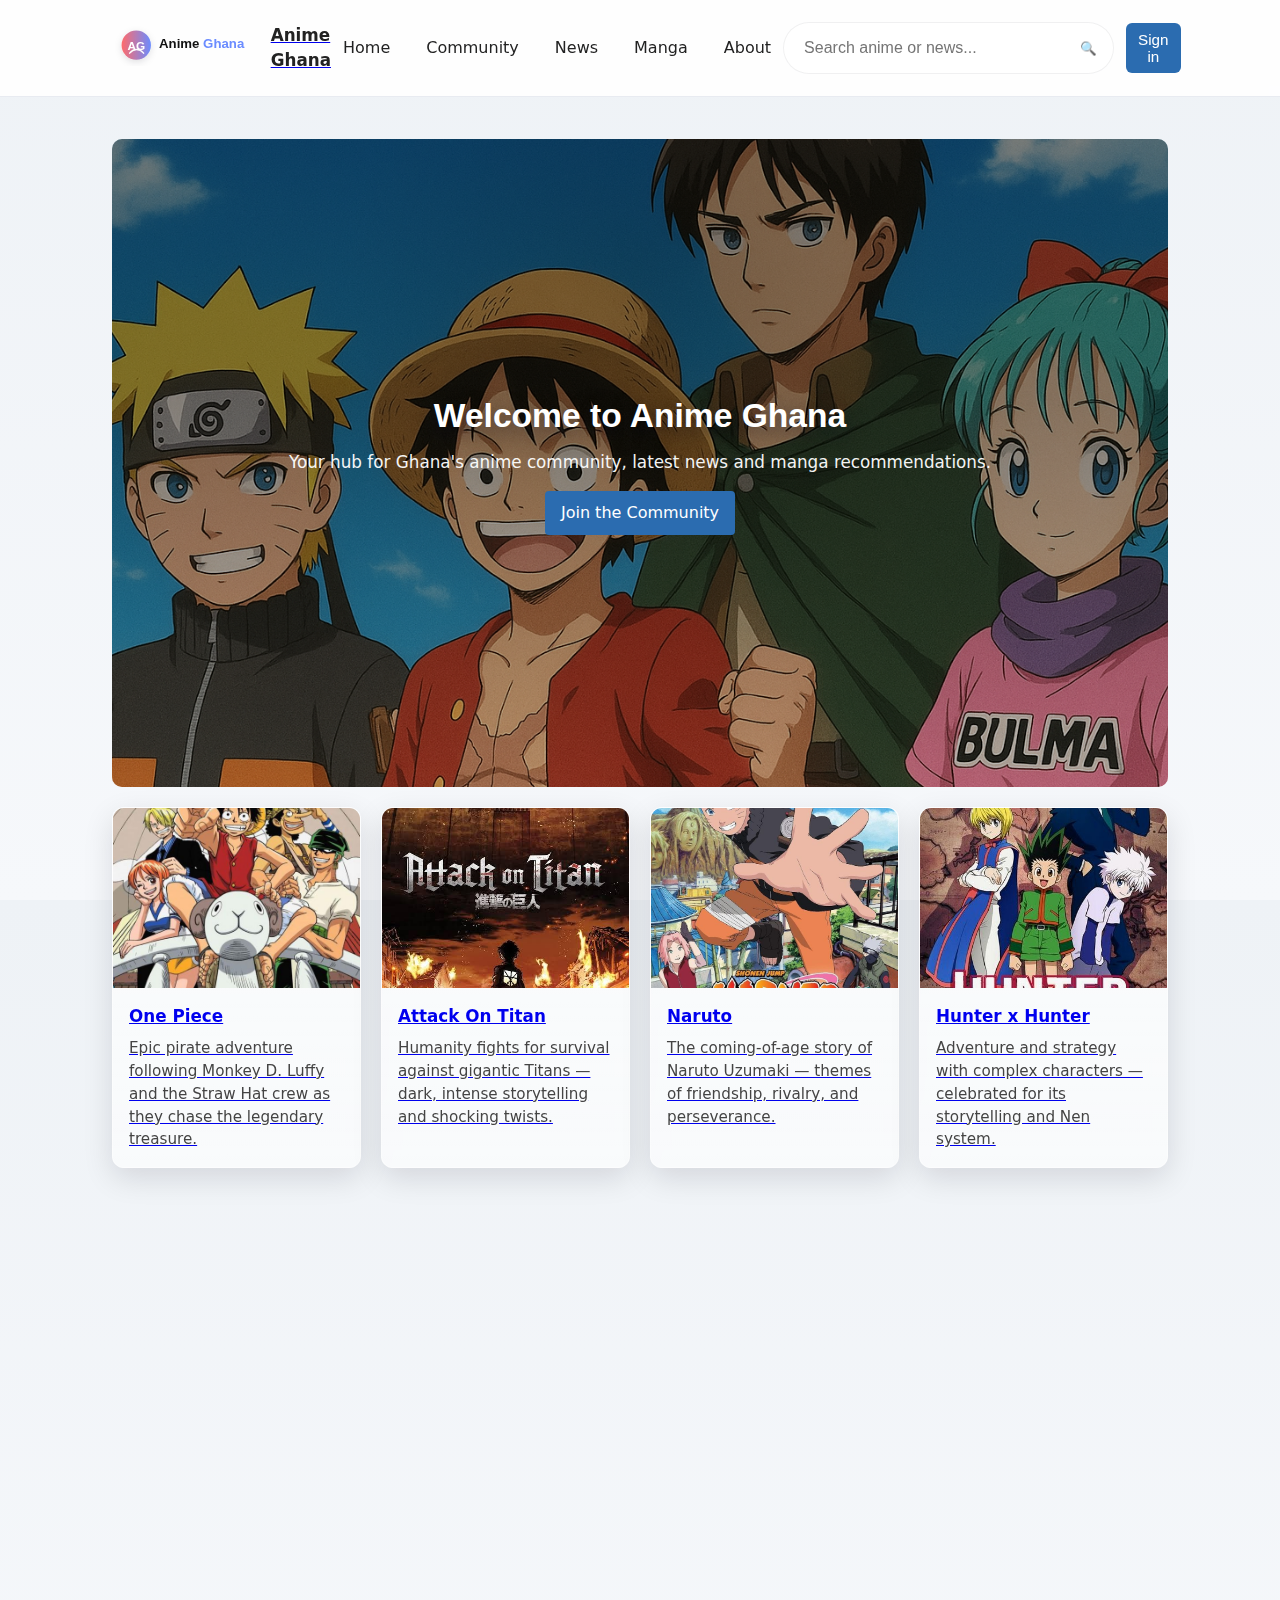
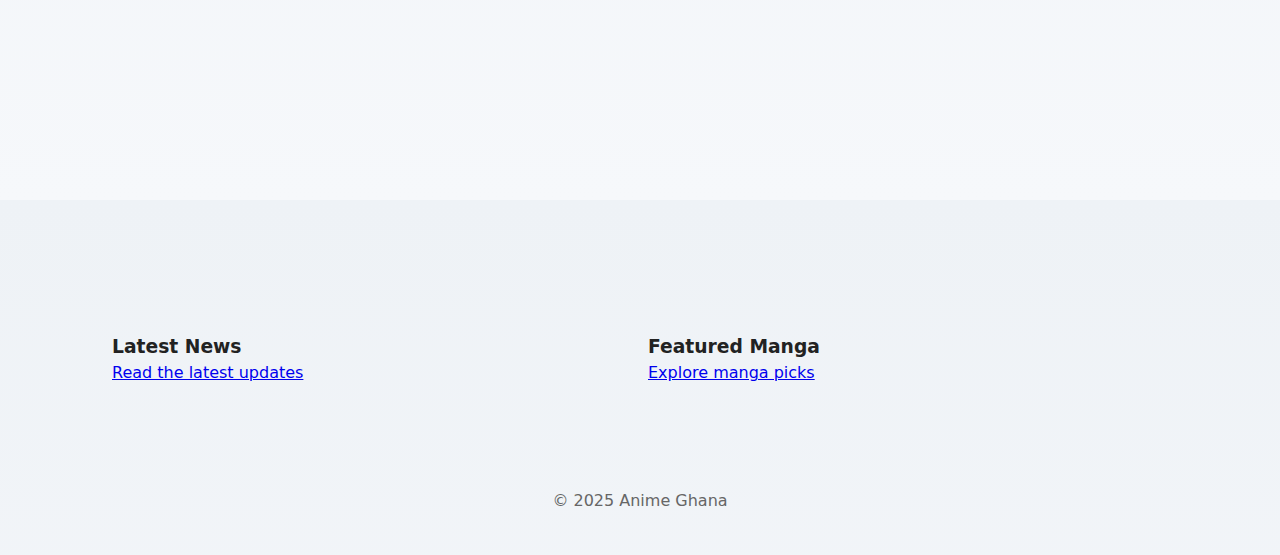
<file: anime_ghana/index.html>
<!DOCTYPE html>
<html lang="en">
<head>
  <meta charset="utf-8">
  <meta name="viewport" content="width=device-width,initial-scale=1">
  <title>Anime Ghana</title>
  <link rel="stylesheet" href="style.css">
</head>
<body>
  <!-- Background image provided via CSS: place `images/bg-anime.jpg` in the images folder -->
  <header class="site-header">
    <div class="container">
      <a class="logo" href="index.html">
        <img src="assets/logo.svg" alt="Anime Ghana logo">
        <span class="site-title">Anime Ghana</span>
      </a>
      <div class="header-utilities">
        <a id="following-link" class="following-link" href="community.html?view=following" style="display:none">Following (<span id="following-count">0</span>)</a>
        <a id="notif-link" class="following-link" href="moderation.html" style="display:none">🔔 <span id="notif-count">0</span></a>
      </div>
      <nav>
        <ul class="nav">
          <li><a href="index.html">Home</a></li>
          <li><a href="community.html">Community</a></li>
          <li><a href="news.html">News</a></li>
          <li><a href="manga.html">Manga</a></li>
          <li><a href="about.html">About</a></li>
        </ul>
      </nav>
      <div class="header-actions">
        <div class="autocomplete">
          <form class="search-form" id="header-search" action="news.html" method="get" role="search" autocomplete="off">
            <input id="search-input" type="search" name="search" placeholder="Search anime or news..." aria-label="Search anime or news" aria-autocomplete="list" aria-controls="autocomplete-list">
            <button aria-label="Search">🔍</button>
          </form>
          <div id="autocomplete-list" class="autocomplete-list" role="listbox" hidden></div>
        </div>
        <div class="auth-area">
          <button class="auth-btn" id="sign-in-btn">Sign in</button>
        </div>
      </div>
    </div>
  </header>
  <main class="container">
    <section class="hero">
      <div class="hero-inner">
        <h2>Welcome to Anime Ghana</h2>
        <p>Your hub for Ghana's anime community, latest news and manga recommendations.</p>
        <a class="btn" href="community.html">Join the Community</a>
      </div>
    </section>
    <!-- Anime grid: replace placeholder images in `images/` with your own art -->
    <section class="anime-grid" aria-label="Featured anime">
      <a class="anime-card" href="news.html?anime=one-piece">
        <img src="one pièce.jpg" alt="One Piece poster" loading="lazy">
        <div class="card-body">
          <h3>One Piece</h3>
          <p>Epic pirate adventure following Monkey D. Luffy and the Straw Hat crew as they chase the legendary treasure.</p>
        </div>
      </a>
      <a class="anime-card" href="news.html?anime=attack-on-titan">
        <img src="poster de attack On Titan.jpg" alt="Attack on Titan poster" loading="lazy">
        <div class="card-body">
          <h3>Attack On Titan</h3>
          <p>Humanity fights for survival against gigantic Titans — dark, intense storytelling and shocking twists.</p>
        </div>
      </a>
      <a class="anime-card" href="news.html?anime=naruto">
        <img src="download.jpg" alt="Naruto poster" loading="lazy">
        <div class="card-body">
          <h3>Naruto</h3>
          <p>The coming-of-age story of Naruto Uzumaki — themes of friendship, rivalry, and perseverance.</p>
        </div>
      </a>
      <a class="anime-card" href="news.html?anime=hxh">
        <img src="My Anime For Life.jpg" alt="Hunter x Hunter poster" loading="lazy">
        <div class="card-body">
          <h3>Hunter x Hunter</h3>
          <p>Adventure and strategy with complex characters — celebrated for its storytelling and Nen system.</p>
        </div>
      </a>
      <a class="anime-card" href="news.html?anime=bleach">
        <img src="bleach.jpg" alt="Bleach poster" loading="lazy">
        <div class="card-body">
          <h3>Bleach</h3>
          <p>Ichigo Kurosaki becomes a Soul Reaper, battling hollows and exploring the spirit world.</p>
        </div>
      </a>
      <a class="anime-card" href="news.html?anime=dragon-ball">
        <img src="Dragonball Z.jpg" alt="Dragon Ball poster" loading="lazy">
        <div class="card-body">
          <h3>Dragon Ball</h3>
          <p>Classic shonen series featuring Goku's rise through epic battles and legendary transformations.</p>
        </div>
      </a>
      <a class="anime-card" href="news.html?anime=cowboy-bebop">
        <img src="Cowboy Bebop .jpg" alt="Cowboy Bebop poster" loading="lazy">
        <div class="card-body">
          <h3>Cowboy Bebop</h3>
          <p>Stylish space western following a crew of bounty hunters — known for tone, music, and worldbuilding.</p>
        </div>
      </a>
      <a class="anime-card" href="news.html?anime=gachiakuta">
        <img src="gachaiakuta.jpg" alt="Gachiakuta poster" loading="lazy">
        <div class="card-body">
          <h3>Gachiakuta</h3>
          <p>User-provided artwork for Gachiakuta; learn more via the news link for community highlights.</p>
        </div>
      </a>
      <!-- New cards: Jujutsu Kaisen and Solo Leveling -->
      <a class="anime-card" href="news.html?anime=jujutsu-kaisen">
        <img src="jujutsu kaisen.jpg" alt="Jujutsu Kaisen poster" loading="lazy">
        <div class="card-body">
          <h3>Jujutsu Kaisen</h3>
          <p>Recent hit known for breathtaking fight choreography and memorable ensemble cast.</p>
        </div>
      </a>
      <a class="anime-card" href="news.html?anime=solo-leveling">
        <img src="solo leveling.jpg" alt="Solo Leveling poster" loading="lazy">
        <div class="card-body">
          <h3>Solo Leveling</h3>
          <p>Popular manhwa adaptation known for solo-protagonist progression and high-impact action sequences.</p>
        </div>
      </a>
    </section>
    <section class="highlights">
      <article>
        <h3>Latest News</h3>
        <p><a href="news.html">Read the latest updates</a></p>
      </article>
      <article>
        <h3>Featured Manga</h3>
        <p><a href="manga.html">Explore manga picks</a></p>
      </article>
    </section>
  </main>
  <footer class="site-footer">
    <div class="container">
      <p>&copy; 2025 Anime Ghana</p>
    </div>
  </footer>
  <script>
    // Reveal anime cards on scroll using IntersectionObserver
    (function(){
      const cards = document.querySelectorAll('.anime-card');
      if(!('IntersectionObserver' in window)){
        // fallback: show all
        cards.forEach(c=>c.classList.add('visible'));
        return;
      }
      const obs = new IntersectionObserver((entries, observer)=>{
        entries.forEach(entry=>{
          if(entry.isIntersecting){
            entry.target.classList.add('visible');
            observer.unobserve(entry.target);
          }
        });
      },{threshold:0.15});
      cards.forEach(c=>obs.observe(c));
    })();
  </script>
  <script>
    // Replace placeholder card images and descriptions with Jikan-provided originals
    (function(){
      if(!('fetch' in window)) return;
      const cards = document.querySelectorAll('.anime-grid .anime-card');
      // For each card, read the anime slug from its href (news.html?anime=slug)
          cards.forEach(async card=>{
        try{
          const href = card.getAttribute('href') || '';
          const m = href.match(/[?&]anime=([^&]+)/);
          const slug = m ? decodeURIComponent(m[1]) : null;
          if(!slug) return;
          // no forced image: proceed to query Jikan for this card's poster and synopsis
          // If the img currently points to a local file (not an external URL), keep it — user-provided images should not be overwritten
          const existingImg = card.querySelector('img');
          const currentSrcAttr = existingImg && existingImg.getAttribute('src');
          if(currentSrcAttr && !/^https?:\/\//i.test(currentSrcAttr) && !currentSrcAttr.startsWith('data:')){
            // assume this is a local file (relative path) — skip Jikan replacement
            return;
          }

          // Map slugs to one or more search candidates to improve matching
          const map = {
            'one-piece':['One Piece'],
            'attack-on-titan':['Attack on Titan'],
            'naruto':['Naruto'],
            'hxh':['Hunter x Hunter','Hunter × Hunter'],
            'bleach':['Bleach'],
            'dragon-ball':['Dragon Ball Super','Dragon Ball Z','Dragon Ball'],
            'cowboy-bebop':['Cowboy Bebop'],
            'gachiakuta':['Gatchaman','Gatcha','Gachiakuta']
          };
          const candidates = map[slug] || [slug.replace(/[-_]/g,' ')];
          let item = null;
          let usedQuery = '';
          for(const q of candidates){
            try{
              const res = await fetch('https://api.jikan.moe/v4/anime?q='+encodeURIComponent(q)+'&limit=1');
              if(!res.ok) continue;
              const js = await res.json();
              if(js.data && js.data.length>0){ item = js.data[0]; usedQuery = q; break; }
            }catch(err){
              // try next candidate on errors
              continue;
            }
          }
          if(!item) return;
          // pick best image url
          const img = (item.images && (item.images.jpg?.image_url || item.images.webp?.image_url)) || '';
          const synopsis = item.synopsis || '';
          const title = item.title || (usedQuery || slug);
          // update image
          const imgEl = card.querySelector('img');
          if(imgEl && img) imgEl.src = img;
          // update title (if different)
          const h3 = card.querySelector('.card-body h3');
          if(h3) h3.textContent = title;
          // update description: use synopsis (trim to sensible length)
          const p = card.querySelector('.card-body p');
          if(p){
            const trimmed = synopsis.split('\n').join(' ').trim();
            p.textContent = trimmed.length? (trimmed.length>160? trimmed.slice(0,157)+'...':trimmed) : p.textContent;
          }
        }catch(e){
          // ignore per-card failures
          console.error('card update failed', e);
        }
      });
    })();
  </script>
  <!-- Auth modal and header behavior -->
  <div class="modal-backdrop" id="auth-modal">
    <div class="modal" role="dialog" aria-modal="true" aria-labelledby="auth-title">
      <div style="display:flex;justify-content:space-between;align-items:center">
        <h3 id="auth-title">Sign in to Anime Ghana</h3>
        <button class="modal-close" id="modal-close">✕</button>
      </div>
      <p>Choose a provider to continue (this demo simulates sign-in locally).</p>
      <div class="social-list">
        <button class="social-btn google" data-provider="google" aria-label="Continue with Google">
          <svg class="icon" width="32" height="32" viewBox="0 0 32 32" aria-hidden="true">
            <rect width="32" height="32" rx="6" fill="#4285F4"></rect>
            <text x="16" y="21" font-family="Segoe UI, Arial, sans-serif" font-size="16" text-anchor="middle" fill="#fff">G</text>
          </svg>
          Continue with Google
        </button>
        <button class="social-btn tiktok" data-provider="tiktok" aria-label="Continue with TikTok">
          <svg class="icon" width="32" height="32" viewBox="0 0 32 32" aria-hidden="true">
            <rect width="32" height="32" rx="6" fill="#111"></rect>
            <text x="16" y="21" font-family="Segoe UI, Arial, sans-serif" font-size="14" text-anchor="middle" fill="#fff">t</text>
          </svg>
          Continue with TikTok
        </button>
        <button class="social-btn discord" data-provider="discord" aria-label="Continue with Discord">
          <svg class="icon" width="32" height="32" viewBox="0 0 24 24" aria-hidden="true" role="img">
            <rect width="24" height="24" rx="5" fill="#5865F2"></rect>
            <path fill="#FFFFFF" d="M7.2 8.6c0 0-0.6 0.8-0.7 1.6 0 0 1.1-0.2 1.6-0.2 0 0 0.1-1 0.1-1.3 0 0-0.9-0.1-1-0.1zM16.8 8.6c0 0 0.6 0.8 0.7 1.6 0 0-1.1-0.2-1.6-0.2 0 0-0.1-1-0.1-1.3 0 0 0.9-0.1 1-0.1zM12 18.5c-2.5 0-4.6-1.1-6.1-2.9 0 0 0.7 0.3 1.3 0.5 0 0 0.9 0.8 5 0.8s5-0.8 5-0.8c0.6-0.2 1.3-0.5 1.3-0.5-1.5 1.8-3.6 2.9-6.1 2.9zM8.6 11.2c0 0.9 0.8 1.6 1.8 1.6s1.8-0.7 1.8-1.6-0.8-1.6-1.8-1.6-1.8 0.7-1.8 1.6zM13.8 11.2c0 0.9 0.8 1.6 1.8 1.6s1.8-0.7 1.8-1.6-0.8-1.6-1.8-1.6-1.8 0.7-1.8 1.6z"/>
          </svg>
          Continue with Discord
        </button>
        <button class="social-btn instagram" data-provider="instagram" aria-label="Continue with Instagram">
          <svg class="icon" width="32" height="32" viewBox="0 0 32 32" aria-hidden="true">
            <defs>
              <linearGradient id="igGrad" x1="0" x2="1" y1="0" y2="1">
                <stop offset="0%" stop-color="#f09433" />
                <stop offset="50%" stop-color="#e6683c" />
                <stop offset="100%" stop-color="#cc2366" />
              </linearGradient>
            </defs>
            <rect width="32" height="32" rx="6" fill="url(#igGrad)"></rect>
            <text x="16" y="21" font-family="Segoe UI, Arial, sans-serif" font-size="14" text-anchor="middle" fill="#fff">I</text>
          </svg>
          Continue with Instagram
        </button>
      </div>
    </div>
  </div>
  <script>
    // Simple client-side simulated auth (purely UI/localStorage). Replace with real OAuth in production.
    (function(){
      const signInBtn = document.getElementById('sign-in-btn');
      const modal = document.getElementById('auth-modal');
      const modalClose = document.getElementById('modal-close');
      const socialBtns = document.querySelectorAll('.social-btn');

      function updateHeader(){
        const user = JSON.parse(localStorage.getItem('agh_user')||'null');
        const authArea = document.querySelector('.auth-area');
        authArea.innerHTML = '';
        if(user){
          const pill = document.createElement('div');
          pill.className = 'user-pill';
          pill.innerHTML = `<span class="user-avatar"></span><strong>${user.name}</strong> <button class="auth-btn" id="sign-out">Sign out</button>`;
          authArea.appendChild(pill);
          document.getElementById('sign-out').addEventListener('click', ()=>{ localStorage.removeItem('agh_user'); updateHeader(); // hide following link when signed out
            document.querySelectorAll('#following-link').forEach(el=>el.style.display='none'); document.querySelectorAll('#following-count').forEach(el=>el.textContent = 0);
          });
          // show following link and count for this user
          try{
            const id = user.provider+':'+(user.name||user.provider);
            const follows = JSON.parse(localStorage.getItem('agh_follows_'+id)||'[]');
            document.querySelectorAll('#following-count').forEach(el=>el.textContent = follows.length);
            document.querySelectorAll('#following-link').forEach(el=>el.style.display='inline-flex');
          }catch(e){}
        } else {
          const btn = document.createElement('button');
          btn.className = 'auth-btn';
          btn.id = 'sign-in-btn-2';
          btn.textContent = 'Sign in';
          authArea.appendChild(btn);
          btn.addEventListener('click', ()=> modal.style.display = 'flex');
        }
      }

      signInBtn && signInBtn.addEventListener('click', ()=> modal.style.display = 'flex');
      modalClose && modalClose.addEventListener('click', ()=> modal.style.display = 'none');
      modal.addEventListener('click', (e)=>{ if(e.target === modal) modal.style.display = 'none'; });

      socialBtns.forEach(btn=>{
        btn.addEventListener('click', ()=>{
          // Simulate a provider login. In a real app you'd start the OAuth flow.
          const provider = btn.dataset.provider;
          const fakeUser = {name: provider.charAt(0).toUpperCase()+provider.slice(1)+ ' User', provider};
          localStorage.setItem('agh_user', JSON.stringify(fakeUser));
          modal.style.display = 'none';
          updateHeader();
          // also ensure following link is visible and shows this user's count
          try{
            const id = fakeUser.provider+':'+(fakeUser.name||fakeUser.provider);
            const follows = JSON.parse(localStorage.getItem('agh_follows_'+id)||'[]');
            document.querySelectorAll('#following-count').forEach(el=>el.textContent = follows.length);
            document.querySelectorAll('#following-link').forEach(el=>el.style.display='inline-flex');
          }catch(e){}
        });
      });

      // initialise
      updateHeader();
    })();
  </script>
  <script>
    // Header autocomplete that queries Jikan (MyAnimeList) and shows suggestions.
    (function(){
      const input = document.getElementById('search-input');
      const list = document.getElementById('autocomplete-list');
      let controller = null;
      let debounceTimer = null;
      let items = [];
      let selected = -1;

      function clearList(){ list.innerHTML=''; list.hidden = true; items = []; selected = -1; }

      function renderResults(results){
        clearList();
        if(!results || results.length===0) return;
        results.forEach((it, idx)=>{
          const el = document.createElement('div');
          el.className = 'autocomplete-item';
          el.setAttribute('role','option');
          el.dataset.title = it.title;
          el.dataset.url = it.url;
          el.dataset.mal = it.mal_id;
          const imgUrl = (it.images && (it.images.jpg?.image_url || it.images.webp?.image_url)) || '';
          el.innerHTML = `
            ${imgUrl? `<img class="autocomplete-thumb" src="${imgUrl}" alt="${it.title} poster">` : `<div class="autocomplete-thumb"></div>`}
            <div>
              <div class="autocomplete-title">${it.title}</div>
              <div class="autocomplete-sub">${(it.synopsis||'').slice(0,120)}${(it.synopsis && it.synopsis.length>120)?'...':''}</div>
            </div>
          `;
          el.addEventListener('click', ()=>{ location.href = 'news.html?search='+encodeURIComponent(it.title); });
          list.appendChild(el);
          items.push(el);
        });
        list.hidden = false;
      }

      function selectItem(index){
        if(selected>=0 && items[selected]) items[selected].setAttribute('aria-selected','false');
        selected = index;
        if(selected>=0 && items[selected]){
          items[selected].setAttribute('aria-selected','true');
          // scroll into view
          items[selected].scrollIntoView({block:'nearest'});
        }
      }

      input.addEventListener('keydown', (e)=>{
        if(list.hidden) return;
        if(e.key === 'ArrowDown'){
          e.preventDefault();
          if(selected < items.length-1) selectItem(selected+1);
          else selectItem(0);
        } else if(e.key === 'ArrowUp'){
          e.preventDefault();
          if(selected > 0) selectItem(selected-1);
          else selectItem(items.length-1);
        } else if(e.key === 'Enter'){
          if(selected>=0 && items[selected]){
            e.preventDefault();
            items[selected].click();
          }
        } else if(e.key === 'Escape'){
          clearList();
        }
      });

      input.addEventListener('input', (e)=>{
        const q = (e.target.value||'').trim();
        if(debounceTimer) clearTimeout(debounceTimer);
        if(controller){ controller.abort(); controller = null; }
        if(q.length < 2){ clearList(); return; }
        debounceTimer = setTimeout(async ()=>{
          try{
            // Prefer local top-150 cache when available to provide instant suggestions
            const localQ = q.toLowerCase();
            try{
              const top = JSON.parse(localStorage.getItem('agh_top150_anime')||'[]');
              if(Array.isArray(top) && top.length){
                const matched = top.filter(it=> (it.title||'').toLowerCase().includes(localQ)).slice(0,6).map(d=>({ title:d.title, synopsis:d.synopsis||'', url:d.url||'', mal_id:d.mal_id, images: { jpg: { image_url: d.image } } }));
                if(matched.length){ renderResults(matched); return; }
              }
            }catch(e){ /* ignore local parse errors */ }

            controller = new AbortController();
            const res = await fetch('https://api.jikan.moe/v4/anime?q='+encodeURIComponent(q)+'&limit=6', {signal: controller.signal});
            if(!res.ok) throw new Error('Jikan error');
            const json = await res.json();
            const results = (json.data || []).map(d=>({
              title: d.title,
              synopsis: d.synopsis,
              url: d.url,
              mal_id: d.mal_id,
              images: d.images
            }));
            renderResults(results);
          }catch(err){
            // ignore aborts, hide list on errors
            if(err.name !== 'AbortError') clearList();
          }
        }, 300);
      });

      // close when clicking outside
      document.addEventListener('click', (e)=>{
        if(!document.querySelector('.autocomplete')?.contains(e.target)) clearList();
      });
    })();
  </script>
    <script>
      // header following count updater (shared)
      (function(){
        function updateFollowingCount(){
          try{
            const u = JSON.parse(localStorage.getItem('agh_user')||'null');
            if(!u){
              document.querySelectorAll('#following-count').forEach(el=>el.textContent = 0);
              document.querySelectorAll('#following-link').forEach(el=>el.style.display = 'none');
              return;
            }
            const id = u.provider+':'+(u.name||u.provider);
            const follows = JSON.parse(localStorage.getItem('agh_follows_'+id)||'[]');
            document.querySelectorAll('#following-count').forEach(el=>el.textContent = follows.length);
            document.querySelectorAll('#following-link').forEach(el=>el.style.display = 'inline-flex');
          }catch(e){}
        }
        updateFollowingCount();
        window.addEventListener('storage', updateFollowingCount);
      })();
    </script>
    <script src="assets/notify.js"></script>
</body>
</html>
</file>
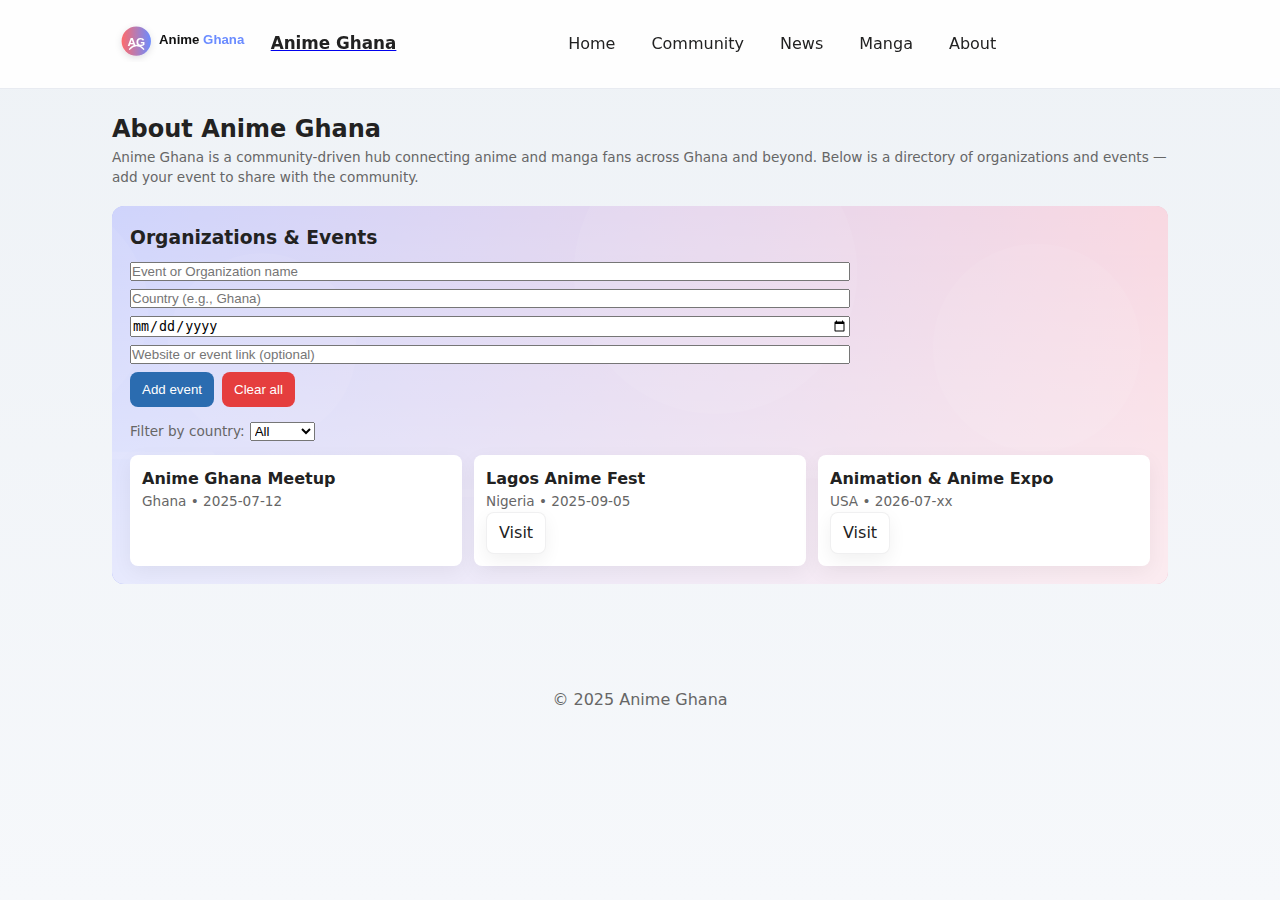
<file: anime_ghana/about.html>
<!DOCTYPE html>
<html lang="en">
<head>
  <meta charset="utf-8">
  <meta name="viewport" content="width=device-width,initial-scale=1">
  <title>About — Anime Ghana</title>
  <link rel="stylesheet" href="style.css">
</head>
<body>
  <header class="site-header">
    <div class="container">
      <a class="logo" href="index.html">
        <img src="assets/logo.svg" alt="Anime Ghana logo">
        <span class="site-title">Anime Ghana</span>
      </a>
      <nav>
        <ul class="nav">
          <li><a href="index.html">Home</a></li>
          <li><a href="community.html">Community</a></li>
          <li><a href="news.html">News</a></li>
          <li><a href="manga.html">Manga</a></li>
          <li><a href="about.html">About</a></li>
        </ul>
      </nav>
      <div class="header-utilities">
        <a id="following-link" class="following-link" href="community.html?view=following" style="display:none">Following (<span id="following-count">0</span>)</a>
        <a id="notif-link" class="following-link" href="moderation.html" style="display:none">🔔 <span id="notif-count">0</span></a>
      </div>
    </div>
  </header>
  <main class="container">
    <h2>About Anime Ghana</h2>
    <p class="muted">Anime Ghana is a community-driven hub connecting anime and manga fans across Ghana and beyond. Below is a directory of organizations and events — add your event to share with the community.</p>

    <section style="margin-top:18px;position:relative;overflow:hidden;border-radius:12px">
      <div style="position:absolute;inset:0;z-index:0;pointer-events:none">
        <img src="assets/about-bg.svg" alt="decorative background" style="width:100%;height:100%;object-fit:cover;opacity:0.95;filter:contrast(1.05)">
      </div>
      <div style="position:relative;z-index:1;padding:18px;background:linear-gradient(180deg,rgba(255,255,255,0.6),rgba(255,255,255,0.8))">
      
      
      
      
      
    
      <h3>Organizations & Events</h3>
      <form id="event-form" style="margin-top:10px;display:grid;gap:8px;max-width:720px">
        <input id="evt-name" type="text" placeholder="Event or Organization name" required>
        <input id="evt-country" type="text" placeholder="Country (e.g., Ghana)" required>
        <input id="evt-date" type="date" placeholder="Date (optional)">
        <input id="evt-link" type="url" placeholder="Website or event link (optional)">
        <div style="display:flex;gap:8px">
          <button id="add-event" class="post-btn" type="button">Add event</button>
          <button id="clear-events" class="post-btn" style="background:#e53e3e" type="button">Clear all</button>
        </div>
      </form>

      <div style="margin-top:12px">
        <label for="filter-country" class="muted">Filter by country:</label>
        <select id="filter-country"><option value="">All</option></select>
      </div>

      <div id="orgs" class="org-list"></div>
      </div>
    </section>

    <script>
      (function(){
        const formBtn = document.getElementById('add-event');
        const clearBtn = document.getElementById('clear-events');
        const orgsEl = document.getElementById('orgs');
        const sel = document.getElementById('filter-country');

        const sample = [
          {id:'a1',name:'Anime Ghana Meetup',country:'Ghana',date:'2025-07-12',link:''},
          {id:'a2',name:'Lagos Anime Fest',country:'Nigeria',date:'2025-09-05',link:'https://example.com'},
          {id:'a3',name:'Animation & Anime Expo',country:'USA',date:'2026-07-xx',link:'https://example.com'}
        ];

        function load(){ try{return JSON.parse(localStorage.getItem('agh_events')||JSON.stringify(sample))}catch(e){return sample} }
        function save(a){ localStorage.setItem('agh_events', JSON.stringify(a)) }

        function render(){
          const all = load();
          const countries = Array.from(new Set(all.map(x=>x.country))).sort();
          sel.innerHTML = '<option value="">All</option>' + countries.map(c=>`<option value="${c}">${c}</option>`).join('');
          const filter = sel.value;
          const display = filter? all.filter(x=>x.country===filter) : all;
          orgsEl.innerHTML = '';
          if(display.length===0) orgsEl.innerHTML = '<p class="muted">No events found.</p>';
          display.forEach(o=>{
            const el = document.createElement('div'); el.className='org-card';
            el.innerHTML = `<h4>${o.name}</h4><p class="muted">${o.country}${o.date? ' • '+o.date: ''}</p>${o.link? `<p><a class="ext-btn" href="${o.link}" target="_blank" rel="noopener noreferrer">Visit</a></p>`: ''}`;
            orgsEl.appendChild(el);
          });
        }

        sel.addEventListener('change', render);

        formBtn.addEventListener('click', ()=>{
          const name = document.getElementById('evt-name').value.trim();
          const country = document.getElementById('evt-country').value.trim();
          const date = document.getElementById('evt-date').value;
          const link = document.getElementById('evt-link').value.trim();
          if(!name || !country) return alert('Please provide a name and country');
          const arr = load();
          arr.push({id: String(Date.now()), name, country, date, link});
          save(arr); render(); document.getElementById('evt-name').value=''; document.getElementById('evt-country').value=''; document.getElementById('evt-date').value=''; document.getElementById('evt-link').value='';
        });

        clearBtn.addEventListener('click', ()=>{ if(confirm('Clear all events?')){ localStorage.removeItem('agh_events'); render(); } });

        render();
      })();
    </script>
  </main>
  <footer class="site-footer"><div class="container"><p>&copy; 2025 Anime Ghana</p></div></footer>
  <script>
    // header following count updater (shared)
    (function(){
      function updateFollowingCount(){
        try{
          const u = JSON.parse(localStorage.getItem('agh_user')||'null');
          if(!u){ document.querySelectorAll('#following-count').forEach(el=>el.textContent = 0); document.querySelectorAll('#following-link').forEach(el=>el.style.display='none'); return; }
          const id = u.provider+':'+(u.name||u.provider);
          const follows = JSON.parse(localStorage.getItem('agh_follows_'+id)||'[]');
          document.querySelectorAll('#following-count').forEach(el=>el.textContent = follows.length);
          document.querySelectorAll('#following-link').forEach(el=>el.style.display='inline-flex');
        }catch(e){}
      }
      updateFollowingCount();
      window.addEventListener('storage', updateFollowingCount);
    })();
  </script>
</body>
</html>
</file>
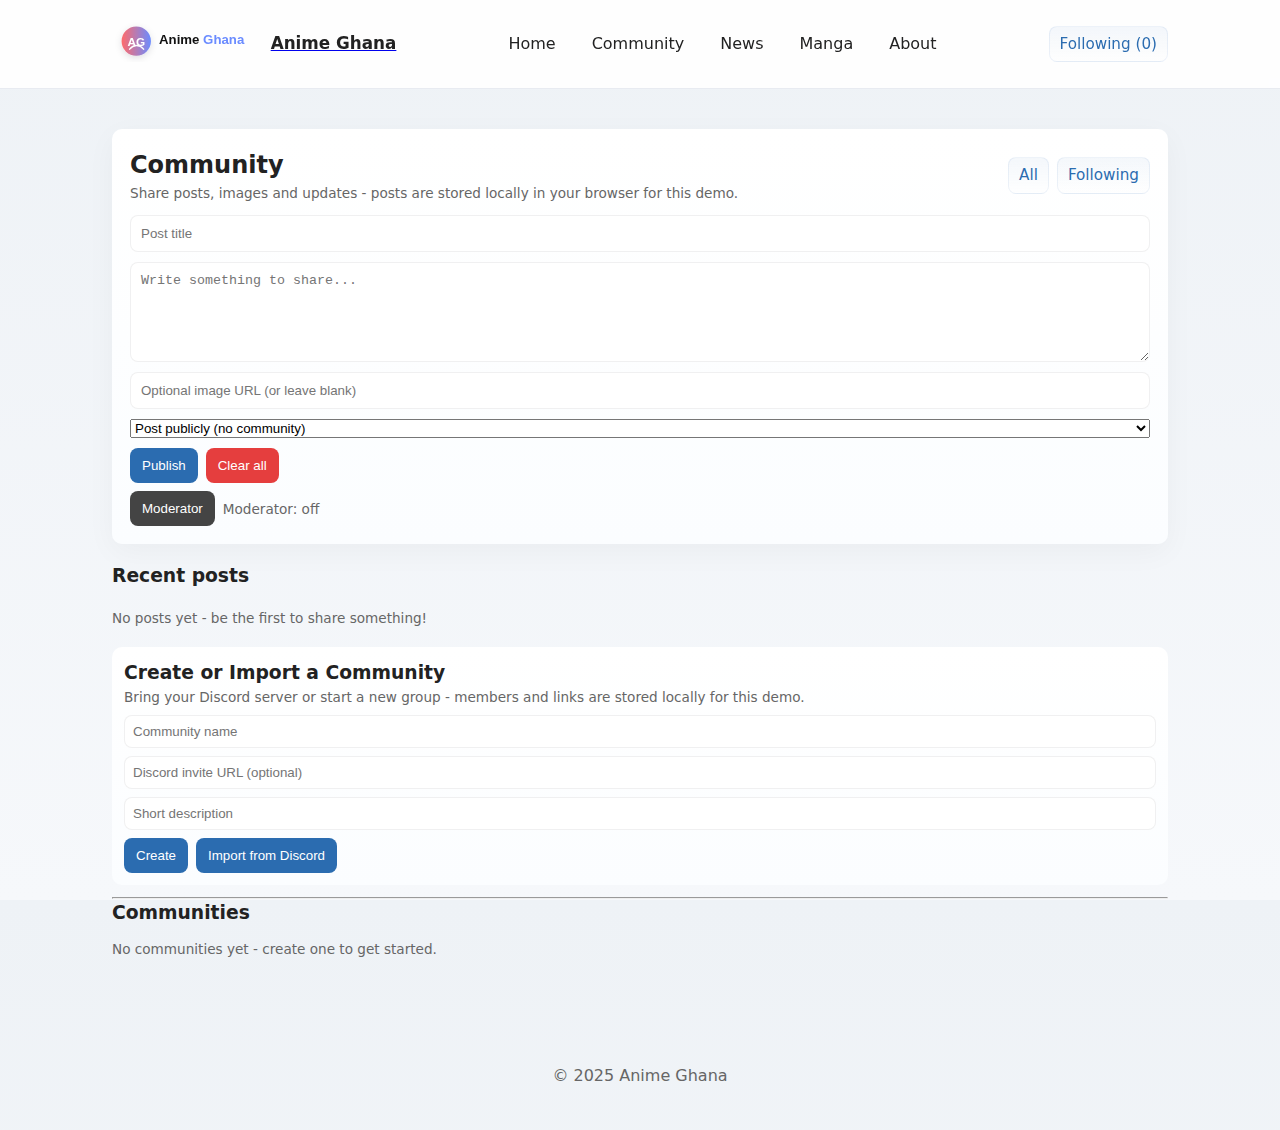
<file: anime_ghana/community.html>
<!DOCTYPE html>
<html lang="en">
<head>
  <meta charset="utf-8">
  <meta name="viewport" content="width=device-width,initial-scale=1">
  <title>Community - Anime Ghana</title>
  <link rel="stylesheet" href="style.css">
</head>
<body>
  <header class="site-header">
    <div class="container">
      <a class="logo" href="index.html">
        <img src="assets/logo.svg" alt="Anime Ghana logo">
        <span class="site-title">Anime Ghana</span>
      </a>
      <nav>
        <ul class="nav">
          <li><a href="index.html">Home</a></li>
          <li><a href="community.html">Community</a></li>
          <li><a href="news.html">News</a></li>
          <li><a href="manga.html">Manga</a></li>
          <li><a href="about.html">About</a></li>
        </ul>
      </nav>
      <div class="header-utilities">
        <a id="following-link" class="following-link" href="community.html?view=following">Following (<span id="following-count">0</span>)</a>
      </div>
    </div>
  </header>
  <main class="container">
    <section class="community-hero">
      <div style="display:flex;justify-content:space-between;align-items:center;gap:12px">
        <div>
          <h2>Community</h2>
          <p class="muted">Share posts, images and updates - posts are stored locally in your browser for this demo.</p>
        </div>
        <div style="display:flex;gap:8px">
          <a href="community.html" class="following-link">All</a>
          <a href="community.html?view=following" class="following-link">Following</a>
        </div>
      </div>
      <form id="post-form" class="post-form" aria-label="Create a community post">
        <input id="post-title" type="text" placeholder="Post title" required>
        <textarea id="post-content" placeholder="Write something to share..." required></textarea>
        <input id="post-image" type="url" placeholder="Optional image URL (or leave blank)">
        <select id="post-community" aria-label="Post to community (optional)">
          <option value="">Post publicly (no community)</option>
        </select>
        <div class="row">
          <button type="submit" class="post-btn">Publish</button>
          <button type="button" id="clear-posts" class="post-btn" style="background:#e53e3e">Clear all</button>
        </div>
      </form>
      <div style="margin-top:8px;display:flex;gap:8px;align-items:center">
        <button id="enter-moderator" class="post-btn" style="background:#444;">Moderator</button>
        <div id="moderator-status" class="muted">Moderator: <span id="mod-flag">off</span></div>
      </div>
    </section>
    <section>
      <h3 id="posts-title">Recent posts</h3>
      <div id="posts" class="posts-list" aria-live="polite"></div>
    </section>
    <section id="communities-root" style="margin-top:18px">
      <!-- Communities UI will be mounted here by assets/community.js -->
    </section>
  </main>
  <script src="assets/community.js"></script>
  <script> // mount communities UI or a specific community page when ?comm=<id>
    (function(){
      try{
        const params = new URLSearchParams(location.search);
        const comm = params.get('comm');
        if(window.AGCommunity){
          if(comm){ window.AGCommunity.mountCommunityPage(comm); }
          else if(document.getElementById('communities-root')) window.AGCommunity.mountUI();
        }
      }catch(e){ console.warn(e); }
    })();
  </script>
  <script>
    (function(){
      const form = document.getElementById('post-form');
      const postsEl = document.getElementById('posts');
      const clearBtn = document.getElementById('clear-posts');
      const modBtn = document.getElementById('enter-moderator');
      const modFlag = document.getElementById('mod-flag');

      function loadPosts(){
        try{ return JSON.parse(localStorage.getItem('agh_posts')||'[]') }catch(e){ return [] }
      }
      function savePosts(arr){ localStorage.setItem('agh_posts', JSON.stringify(arr)); }

      // moderation helpers
      function isModerator(){ return localStorage.getItem('agh_is_admin') === 'true' }
      function setModerator(v){ localStorage.setItem('agh_is_admin', v? 'true' : ''); }

      function timeAgo(ts){ const s = Math.floor((Date.now()-ts)/1000); if(s<60) return s+'s'; if(s<3600) return Math.floor(s/60)+'m'; if(s<86400) return Math.floor(s/3600)+'h'; return Math.floor(s/86400)+'d'; }

      function renderPosts(){
        const params = new URLSearchParams(location.search);
        const view = params.get('view') || '';
        const postsRaw = loadPosts();
        const follows = (function(){ try{ const id = (function(){ try{ const u=JSON.parse(localStorage.getItem('agh_user')||'null'); return u? (u.provider+':'+(u.name||u.provider)) : null }catch(e){return null} })(); if(!id) return []; return JSON.parse(localStorage.getItem('agh_follows_'+id)||'[]') }catch(e){return[]} })();
        let posts = postsRaw.slice().reverse();
        const mod = isModerator();
        if(view === 'following'){
          posts = posts.filter(p => follows.indexOf(p.author || 'Anon') !== -1);
          document.getElementById('posts-title').textContent = 'Posts from people you follow';
        } else {
          document.getElementById('posts-title').textContent = 'Recent posts';
        }
        postsEl.innerHTML = '';
        // filter posts for visibility: show approved posts to everyone; show pending only to moderators or the post's author
        posts = posts.filter(p=>{
          if(!p.status || p.status==='approved') return true;
          const user = JSON.parse(localStorage.getItem('agh_user')||'null');
          if(mod) return true;
          if(user && user.name === p.author) return true; // author can see own pending
          return false;
        });
        if(posts.length===0){ postsEl.innerHTML = '<p class="muted">No posts yet - be the first to share something!</p>'; return; }
        posts.forEach(p=>{
            const follows = loadFollows();
            const followerCounts = loadFollowerCounts();
            const author = p.author || 'Anon';
            const isFollowing = follows.indexOf(author) !== -1;
            const followerCount = followerCounts[author] || 0;

            const card = document.createElement('article');
            card.className = 'post-card';
            const statusBadge = (p.status && p.status!=='approved')? `<div style="position:absolute;right:12px;top:12px;padding:6px 8px;border-radius:8px;background:#fff;border:1px solid rgba(2,6,23,0.06);font-weight:600">${p.status}</div>` : '';
            let adminControls = '';
            if(p.status === 'pending' && mod){
              adminControls = `<button class="post-btn" data-approve="${p.id}" style="background:#2b6cb0">Approve</button> <button class="post-btn" data-reject="${p.id}" style="background:#e53e3e">Reject</button>`;
            }
            // prepare comment count
            const comments = (function(){ try{return JSON.parse(localStorage.getItem('agh_comments_'+p.id)||'[]')}catch(e){return[]} })();
            const commentCount = (comments && comments.length) || 0;
            card.innerHTML = `
              ${p.image? `<img src="${p.image}" alt="post image">` : ''}
              ${statusBadge}
                    <div class="meta">
                      <div style="display:flex;align-items:center;gap:8px">
                        <div class="muted author-name">${escapeHtml(author)}</div>
                        <button class="follow-btn ${isFollowing? 'following':''}" data-author="${escapeHtml(author)}">${isFollowing? 'Following':'Follow'}</button>
                        ${ (currentUserId() && isModerator()? `<div class="muted follower-count">${followerCount} followers</div>` : (currentUserId()? `<div class="muted follower-count">${followerCount} followers</div>` : '')) }
                      </div>
                      <div class="muted">${timeAgo(p.created)}</div>
                    </div>
              <h4>${escapeHtml(p.title)}</h4>
              <p>${escapeHtml(p.content)}</p>
              <div style="display:flex;gap:8px;margin-top:8px;align-items:center">
                <button class="post-btn btn-like" data-id="${p.id}">❤ ${p.likes||0}</button>
                <button class="post-btn" data-del="${p.id}" style="background:#e53e3e">Delete</button>
                ${adminControls}
                <button class="post-btn" data-toggle-comments="${p.id}">💬 ${commentCount}</button>
              </div>
              <div class="comments" id="comments-${p.id}" style="margin-top:8px;display:none"></div>
            `;
          postsEl.appendChild(card);
        });
        // attach handlers
          postsEl.querySelectorAll('[data-del]').forEach(b=>b.addEventListener('click', e=>{
            const id = e.currentTarget.dataset.del;
            const all = loadPosts();
            const post = all.find(x=>x.id===id);
            const user = JSON.parse(localStorage.getItem('agh_user')||'null');
            const mod = isModerator();
            // only allow delete for author or moderator
            if(post){
              if((user && user.name === post.author) || mod){
                const arr = all.filter(x=>x.id!==id);
                savePosts(arr); renderPosts();
              } else {
                alert('Only the author or a moderator can delete this post.');
              }
            }
          }));
            postsEl.querySelectorAll('.btn-like').forEach(b=>b.addEventListener('click', e=>{
              const id = e.currentTarget.dataset.id;
              const arr = loadPosts().map(x=>{ if(x.id===id){ x.likes=(x.likes||0)+1 } return x });
              savePosts(arr); renderPosts();
            }));

          // comment toggle and rendering
          postsEl.querySelectorAll('[data-toggle-comments]').forEach(b=>b.addEventListener('click', e=>{
            const id = e.currentTarget.dataset.toggleComments;
            const container = document.getElementById('comments-'+id);
            if(!container) return;
            const visible = container.style.display !== 'none';
            container.style.display = visible ? 'none' : 'block';
            if(visible) return;
            // render comments
            function loadComments(){ try{return JSON.parse(localStorage.getItem('agh_comments_'+id)||'[]')}catch(e){return[]} }
            function saveComments(a){ localStorage.setItem('agh_comments_'+id, JSON.stringify(a)) }
            const comments = loadComments();
            container.innerHTML = '';
            const list = document.createElement('div'); list.style.display='grid'; list.style.gap='8px';
            comments.forEach(c=>{ const el = document.createElement('div'); el.className='post-card'; el.innerHTML = `<div class="card-body"><div class="muted">${new Date(c.at).toLocaleString()} • ${c.author || 'Anon'}</div><p>${escapeHtml(c.text)}</p></div>`; list.appendChild(el); });
            container.appendChild(list);
            const frm = document.createElement('div'); frm.innerHTML = `<textarea id="comment-input-${id}" placeholder="Write a comment" style="width:100%;min-height:60px"></textarea><div style="display:flex;gap:8px;margin-top:6px"><button class="post-btn" id="comment-send-${id}">Reply</button></div>`;
            container.appendChild(frm);
            document.getElementById('comment-send-'+id).addEventListener('click', ()=>{
              const txt = document.getElementById('comment-input-'+id).value.trim(); if(!txt) return; const user = JSON.parse(localStorage.getItem('agh_user')||'null'); const c = {id:String(Date.now()), text:txt, at:Date.now(), author: user?user.name:'Anon'}; comments.push(c); saveComments(comments); // update comment button count
              renderPosts();
            });
          }));

            // approve/reject handlers (for moderators)
            postsEl.querySelectorAll('[data-approve]').forEach(b=>b.addEventListener('click', e=>{
              const id = e.currentTarget.dataset.approve;
              const all = loadPosts();
              const post = all.find(x=>x.id===id);
              if(!post) return;
              if(!isModerator()){ alert('Moderator only'); return; }
              post.status = 'approved';
              savePosts(all); renderPosts();
            }));
            postsEl.querySelectorAll('[data-reject]').forEach(b=>b.addEventListener('click', e=>{
              const id = e.currentTarget.dataset.reject;
              const all = loadPosts();
              const post = all.find(x=>x.id===id);
              if(!post) return;
              if(!isModerator()){ alert('Moderator only'); return; }
              post.status = 'rejected';
              savePosts(all); renderPosts();
            }));

          // follow/unfollow handlers
          // follows are stored per logged-in user: key 'agh_follows_<userid>'
          function currentUserId(){ try{ const u = JSON.parse(localStorage.getItem('agh_user')||'null'); return u? (u.provider+':'+(u.name||u.provider)) : null }catch(e){return null} }
          function loadFollowsForUser(){ const id = currentUserId(); if(!id) return []; try{ return JSON.parse(localStorage.getItem('agh_follows_'+id)||'[]') }catch(e){return[]} }
          function saveFollowsForUser(a){ const id = currentUserId(); if(!id) return; localStorage.setItem('agh_follows_'+id, JSON.stringify(a)) }
          function loadFollowerCounts(){ try{ return JSON.parse(localStorage.getItem('agh_follower_counts')||'{}') }catch(e){ return {} } }
          function saveFollowerCounts(o){ localStorage.setItem('agh_follower_counts', JSON.stringify(o)) }

          postsEl.querySelectorAll('.follow-btn').forEach(btn=>btn.addEventListener('click', e=>{
            const author = e.currentTarget.dataset.author || 'Anon';
            const userId = currentUserId();
            if(!userId){
              // prompt sign-in
              document.getElementById('auth-modal').style.display = 'flex';
              return;
            }
            const follows = loadFollowsForUser();
            const counts = loadFollowerCounts();
            const idx = follows.indexOf(author);
            if(idx !== -1){
              // unfollow
              follows.splice(idx,1);
              counts[author] = Math.max(0, (counts[author]||1)-1);
            } else {
              follows.push(author);
              counts[author] = (counts[author]||0)+1;
            }
            saveFollowsForUser(follows); saveFollowerCounts(counts);
            // update header following count for this user only
            try{ document.querySelectorAll('#following-count').forEach(el=>el.textContent = follows.length); }catch(e){}
            renderPosts();
          }));
      }

      function escapeHtml(s){ return String(s||'').replace(/[&<>\"']/g, c=>({ '&':'&amp;','<':'&lt;','>':'&gt;','"':'&quot;',"'":"&#39;" }[c])); }

      form.addEventListener('submit', e=>{
        e.preventDefault();
        const title = document.getElementById('post-title').value.trim();
        const content = document.getElementById('post-content').value.trim();
        const image = document.getElementById('post-image').value.trim();
        if(!title || !content) return;
        const user = JSON.parse(localStorage.getItem('agh_user')||'null');
          const communityId = (document.getElementById('post-community')||{}).value || '';
          const post = { id: String(Date.now()) + '-' + Math.random().toString(36).slice(2,8), title, content, image: image||'', community: communityId, created: Date.now(), author: user?user.name:'Anon', likes:0, status: (isModerator()? 'approved' : 'pending') };
        const arr = loadPosts(); arr.push(post); savePosts(arr); form.reset(); renderPosts();
      });

      clearBtn.addEventListener('click', ()=>{ if(confirm('Clear all local posts?')){ localStorage.removeItem('agh_posts'); renderPosts(); } });
      // moderator button behavior
      function updateModUI(){ try{ modFlag.textContent = isModerator() ? 'on' : 'off'; modBtn.textContent = isModerator() ? 'Exit moderator' : 'Moderator'; }catch(e){} }
      modBtn.addEventListener('click', ()=>{
        if(isModerator()){
          if(confirm('Exit moderator mode?')){ setModerator(false); updateModUI(); renderPosts(); }
          return;
        }
        // prompt for passphrase (default: 'agh-admin')
        const p = prompt('Enter moderator passphrase:');
        const expected = localStorage.getItem('agh_admin_pass') || 'agh-admin';
        if(p === expected){ setModerator(true); updateModUI(); alert('Moderator mode enabled'); renderPosts(); }
        else alert('Incorrect passphrase');
      });

      updateModUI();

      // initial render
      renderPosts();
      // populate community dropdown for posting
      try{
        const sel = document.getElementById('post-community');
        if(sel){
          const comms = (function(){ try{return JSON.parse(localStorage.getItem('agh_communities')||'[]')}catch(e){return[]} })();
          comms.forEach(c=>{ const opt = document.createElement('option'); opt.value = c.id; opt.textContent = c.title; sel.appendChild(opt); });
        }
      }catch(e){}
    })();
  </script>
  <script src="assets/notify.js"></script>
  <!-- Auth modal (copied here so pages that open it can find it) -->
  <div class="modal-backdrop" id="auth-modal">
    <div class="modal" role="dialog" aria-modal="true" aria-labelledby="auth-title">
      <div style="display:flex;justify-content:space-between;align-items:center">
        <h3 id="auth-title">Sign in to Anime Ghana</h3>
        <button class="modal-close" id="modal-close">✕</button>
      </div>
      <p>Choose a provider to continue (this demo simulates sign-in locally).</p>
      <div class="social-list">
        <button class="social-btn google" data-provider="google" aria-label="Continue with Google">
          <svg class="icon" width="32" height="32" viewBox="0 0 32 32" aria-hidden="true">
            <rect width="32" height="32" rx="6" fill="#4285F4"></rect>
            <text x="16" y="21" font-family="Segoe UI, Arial, sans-serif" font-size="16" text-anchor="middle" fill="#fff">G</text>
          </svg>
          Continue with Google
        </button>
        <button class="social-btn tiktok" data-provider="tiktok" aria-label="Continue with TikTok">
          <svg class="icon" width="32" height="32" viewBox="0 0 32 32" aria-hidden="true">
            <rect width="32" height="32" rx="6" fill="#111"></rect>
            <text x="16" y="21" font-family="Segoe UI, Arial, sans-serif" font-size="14" text-anchor="middle" fill="#fff">t</text>
          </svg>
          Continue with TikTok
        </button>
        <button class="social-btn instagram" data-provider="instagram" aria-label="Continue with Instagram">
          <svg class="icon" width="32" height="32" viewBox="0 0 32 32" aria-hidden="true">
            <defs>
              <linearGradient id="igGrad" x1="0" x2="1" y1="0" y2="1">
                <stop offset="0%" stop-color="#f09433" />
                <stop offset="50%" stop-color="#e6683c" />
                <stop offset="100%" stop-color="#cc2366" />
              </linearGradient>
            </defs>
            <rect width="32" height="32" rx="6" fill="url(#igGrad)"></rect>
            <text x="16" y="21" font-family="Segoe UI, Arial, sans-serif" font-size="14" text-anchor="middle" fill="#fff">I</text>
          </svg>
          Continue with Instagram
        </button>
        <button class="social-btn discord" data-provider="discord" aria-label="Continue with Discord">
          <svg class="icon" width="32" height="32" viewBox="0 0 24 24" aria-hidden="true" role="img">
            <rect width="24" height="24" rx="5" fill="#5865F2"></rect>
            <path fill="#FFFFFF" d="M7.2 8.6c0 0-0.6 0.8-0.7 1.6 0 0 1.1-0.2 1.6-0.2 0 0 0.1-1 0.1-1.3 0 0-0.9-0.1-1-0.1zM16.8 8.6c0 0 0.6 0.8 0.7 1.6 0 0-1.1-0.2-1.6-0.2 0 0-0.1-1-0.1-1.3 0 0 0.9-0.1 1-0.1zM12 18.5c-2.5 0-4.6-1.1-6.1-2.9 0 0 0.7 0.3 1.3 0.5 0 0 0.9 0.8 5 0.8s5-0.8 5-0.8c0.6-0.2 1.3-0.5 1.3-0.5-1.5 1.8-3.6 2.9-6.1 2.9zM8.6 11.2c0 0.9 0.8 1.6 1.8 1.6s1.8-0.7 1.8-1.6-0.8-1.6-1.8-1.6-1.8 0.7-1.8 1.6zM13.8 11.2c0 0.9 0.8 1.6 1.8 1.6s1.8-0.7 1.8-1.6-0.8-1.6-1.8-1.6-1.8 0.7-1.8 1.6z"/>
          </svg>
          Continue with Discord
        </button>
      </div>
    </div>
  </div>
  <footer class="site-footer"><div class="container"><p>&copy; 2025 Anime Ghana</p></div></footer>
</body>
</html>
</file>
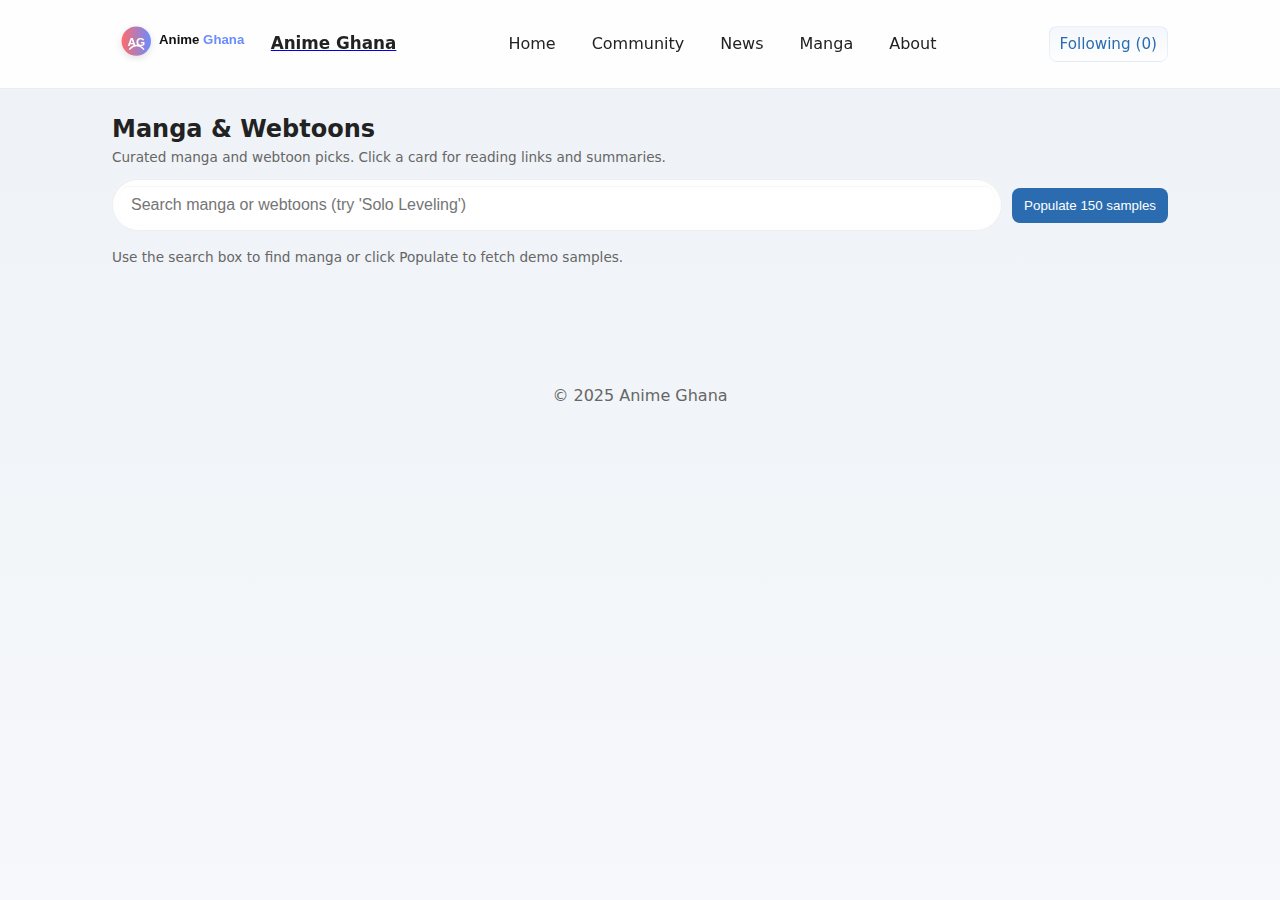
<file: anime_ghana/manga.html>
<!DOCTYPE html>
<html lang="en">
<head>
  <meta charset="utf-8">
  <meta name="viewport" content="width=device-width,initial-scale=1">
  <title>Manga — Anime Ghana</title>
  <link rel="stylesheet" href="style.css">
</head>
<body>
  <header class="site-header">
    <div class="container">
      <a class="logo" href="index.html">
        <img src="assets/logo.svg" alt="Anime Ghana logo">
        <span class="site-title">Anime Ghana</span>
      </a>
      <nav>
        <ul class="nav">
          <li><a href="index.html">Home</a></li>
          <li><a href="community.html">Community</a></li>
          <li><a href="news.html">News</a></li>
          <li><a href="manga.html">Manga</a></li>
          <li><a href="about.html">About</a></li>
        </ul>
      </nav>
      <div class="header-utilities">
        <a id="following-link" class="following-link" href="community.html?view=following">Following (<span id="following-count">0</span>)</a>
        <a id="notif-link" class="following-link" href="moderation.html" style="display:none">🔔 <span id="notif-count">0</span></a>
      </div>
    </div>
  </header>
  <main class="container">
    <h2>Manga & Webtoons</h2>
    <p class="muted">Curated manga and webtoon picks. Click a card for reading links and summaries.</p>

    <div style="display:flex;gap:10px;align-items:center;margin-top:12px">
      <div class="search-form" style="flex:1">
        <input id="manga-search" placeholder="Search manga or webtoons (try 'Solo Leveling')" style="width:100%;border:0;outline:0;padding:10px;background:#fff;border-radius:8px;box-shadow:inset 0 1px 0 rgba(2,6,23,0.03)">
      </div>
      <button id="populate-samples" class="post-btn">Populate 150 samples</button>
    </div>

    <section style="margin-top:12px">
      <div id="manga-results" class="manga-grid" aria-live="polite"></div>
      <div id="manga-more" style="margin-top:12px;text-align:center"></div>
    </section>

    <script>
      (function(){
        const input = document.getElementById('manga-search');
        const results = document.getElementById('manga-results');
        const more = document.getElementById('manga-more');
        let controller = null; let page=1; let lastQ='';

        function renderItems(items){
          results.innerHTML = '';
          items.forEach(it=>{
            const card = document.createElement('article'); card.className='manga-card';
            const img = (it.images && (it.images.jpg?.image_url || it.images.webp?.image_url)) || it.img || '';
            card.innerHTML = `
              ${img? `<img src="${img}" alt="${it.title} cover">` : `<div style="height:200px;background:linear-gradient(90deg,#f3f6ff,#fff);display:flex;align-items:center;justify-content:center;color:#667;">No image</div>`}
              <div class="manga-body">
                <h4>${it.title}</h4>
                <p class="muted">${(it.synopsis||it.desc||'').slice(0,140)}</p>
                <div style="display:flex;gap:8px;margin-top:10px">
                  <a class="ext-btn" href="${it.url||it.link||'#'}" target="_blank" rel="noopener noreferrer">Read</a>
                  <button class="post-btn bookmark-btn" data-slug="${(it.mal_id||it.slug||'').toString()}">Save</button>
                </div>
              </div>
            `;
            results.appendChild(card);
          });
          results.querySelectorAll('.bookmark-btn').forEach(btn=>btn.addEventListener('click', e=>{
            const slug = e.currentTarget.dataset.slug;
            const arr = JSON.parse(localStorage.getItem('agh_manga_bookmarks')||'[]');
            const ix = arr.indexOf(slug);
            if(ix!==-1){ arr.splice(ix,1); e.currentTarget.textContent='Save' } else { arr.push(slug); e.currentTarget.textContent='Saved' }
            localStorage.setItem('agh_manga_bookmarks', JSON.stringify(arr));
          }));
        }

        async function search(q, p=1){
          if(!q) return results.innerHTML = '<p class="muted">Enter a search term above to find manga/webtoons.</p>';
          if(controller){ controller.abort(); }
          controller = new AbortController();
          lastQ = q; page = p;
          more.innerHTML = 'Searching...';
          try{
            const res = await fetch('https://api.jikan.moe/v4/manga?q='+encodeURIComponent(q)+'&limit=20&page='+p, {signal: controller.signal});
            if(!res.ok) throw new Error('Jikan: '+res.status);
            const json = await res.json();
            const items = (json.data||[]).map(d=>({ title: d.title, images: d.images, synopsis: d.synopsis, url: d.url, mal_id: d.mal_id }));
            renderItems(items);
            more.innerHTML = `<button id="more-btn" class="post-btn">Load more</button>`;
            document.getElementById('more-btn').addEventListener('click', ()=>search(q, page+1));
          }catch(err){ if(err.name!=='AbortError') results.innerHTML = '<p class="muted">Search failed: '+err.message+'</p>'; more.innerHTML=''; }
        }

        // debounce
        let t; input.addEventListener('input', (e)=>{ clearTimeout(t); t = setTimeout(()=>{ search(e.target.value.trim()); }, 350); });

        // populate 150 samples (requires confirmation)
        document.getElementById('populate-samples').addEventListener('click', async ()=>{
          if(!confirm('Populate 150 sample manga entries using the Jikan API? This will perform multiple network requests and store results locally for demo purposes.')) return;
          more.innerHTML = 'Populating 150 samples — please wait...';
          const collected = []; let pg=1; try{
            while(collected.length < 150 && pg < 40){
              const res = await fetch('https://api.jikan.moe/v4/top/manga?page='+pg+'&limit=25');
              if(!res.ok) break;
              const js = await res.json();
              (js.data||[]).forEach(d=>{ if(collected.length<150) collected.push({ title:d.title, images:d.images, synopsis:d.synopsis, url:d.url, mal_id:d.mal_id }); });
              pg++;
            }
            localStorage.setItem('agh_manga_samples', JSON.stringify(collected));
            renderItems(collected);
            more.innerHTML = 'Populated '+collected.length+' samples.';
          }catch(err){ more.innerHTML = 'Failed to populate samples: '+err.message }
        });

        // render existing samples if any
        const existing = JSON.parse(localStorage.getItem('agh_manga_samples')||'null');
        if(existing){ renderItems(existing); more.innerHTML = 'Loaded '+existing.length+' saved samples.'; }
        else results.innerHTML = '<p class="muted">Use the search box to find manga or click Populate to fetch demo samples.</p>';

      })();
    </script>
  </main>
  <footer class="site-footer"><div class="container"><p>&copy; 2025 Anime Ghana</p></div></footer>
    <script>
      // header following count updater (shared)
      (function(){
        function updateFollowingCount(){
          try{
            const follows = JSON.parse(localStorage.getItem('agh_follows')||'[]');
            document.querySelectorAll('#following-count').forEach(el=>el.textContent = follows.length);
          }catch(e){}
        }
        updateFollowingCount();
        window.addEventListener('storage', updateFollowingCount);
      })();
    </script>
</body>
</html>
</file>
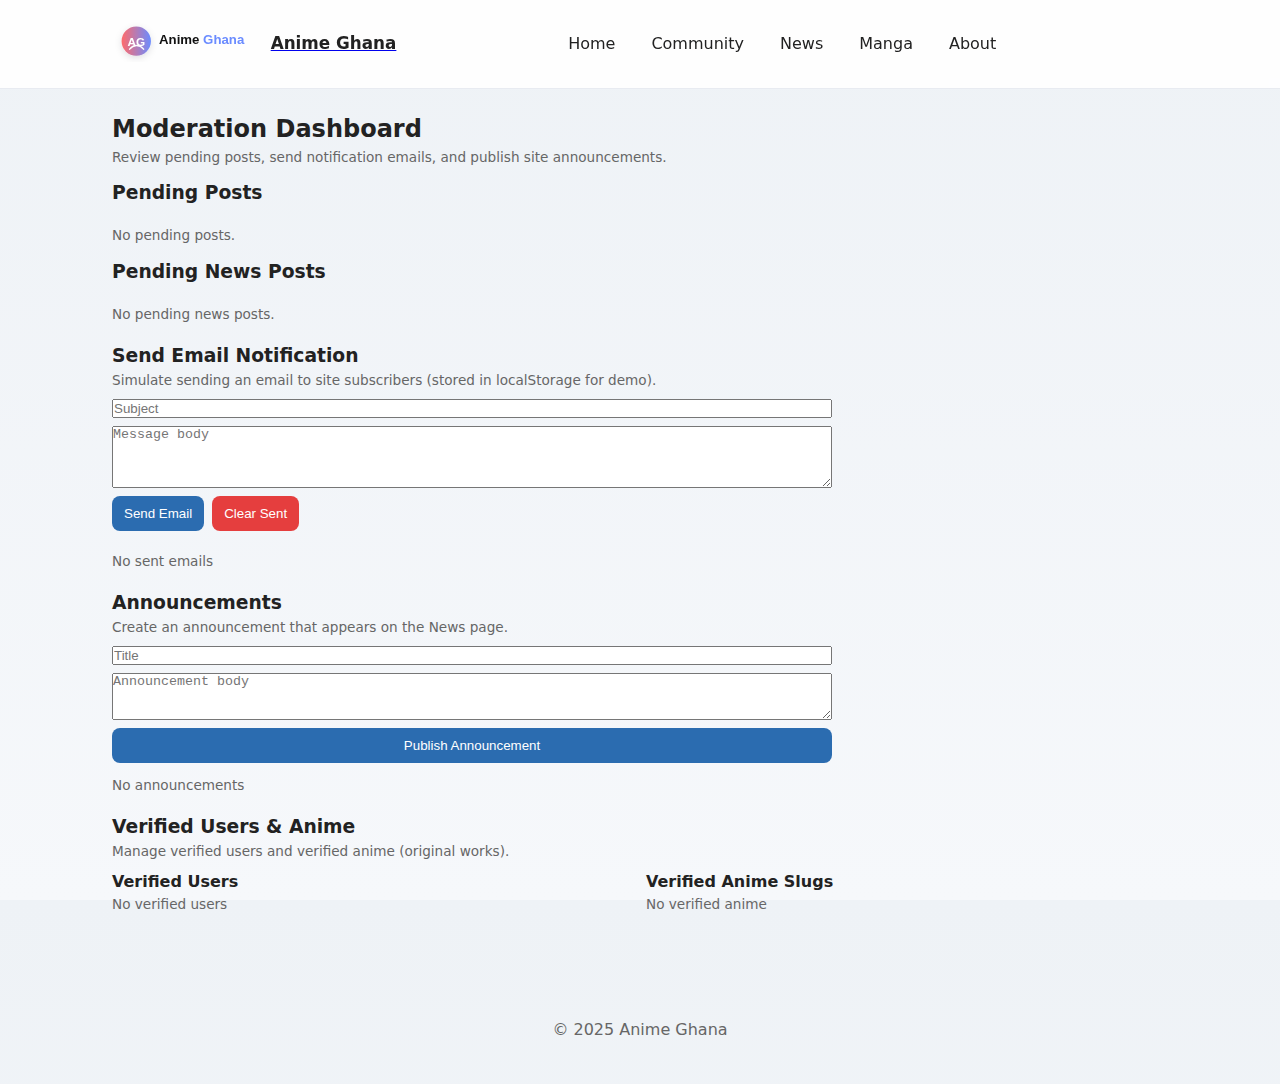
<file: anime_ghana/moderation.html>
<!DOCTYPE html>
<html lang="en">
<head>
  <meta charset="utf-8">
  <meta name="viewport" content="width=device-width,initial-scale=1">
  <title>Moderation Dashboard — Anime Ghana</title>
  <link rel="stylesheet" href="style.css">
</head>
<body>
  <header class="site-header">
    <div class="container">
      <a class="logo" href="index.html"><img src="assets/logo.svg" alt="Anime Ghana logo"><span class="site-title">Anime Ghana</span></a>
      <nav>
        <ul class="nav">
          <li><a href="index.html">Home</a></li>
          <li><a href="community.html">Community</a></li>
          <li><a href="news.html">News</a></li>
          <li><a href="manga.html">Manga</a></li>
          <li><a href="about.html">About</a></li>
        </ul>
      </nav>
      <div class="header-utilities">
        <a id="following-link" class="following-link" href="community.html?view=following" style="display:none">Following (<span id="following-count">0</span>)</a>
        <a id="notif-link" class="following-link" href="moderation.html" style="display:none">🔔 <span id="notif-count">0</span></a>
      </div>
    </div>
  </header>

  <main class="container">
    <h2>Moderation Dashboard</h2>
    <p class="muted">Review pending posts, send notification emails, and publish site announcements.</p>

    <section style="margin-top:12px">
      <h3>Pending Posts</h3>
      <div id="pending-list" class="posts-list"></div>
    </section>

    <section style="margin-top:12px">
      <h3>Pending News Posts</h3>
      <div id="pending-news-list" class="posts-list"></div>
    </section>

    <section style="margin-top:18px">
      <h3>Send Email Notification</h3>
      <p class="muted">Simulate sending an email to site subscribers (stored in localStorage for demo).</p>
      <div style="display:grid;gap:8px;max-width:720px;margin-top:8px">
        <input id="email-subject" placeholder="Subject">
        <textarea id="email-body" placeholder="Message body" rows="4"></textarea>
        <div style="display:flex;gap:8px">
          <button id="send-email" class="post-btn">Send Email</button>
          <button id="clear-emails" class="post-btn" style="background:#e53e3e">Clear Sent</button>
        </div>
        <div id="sent-list" style="margin-top:12px"></div>
      </div>
    </section>

    <section style="margin-top:18px">
      <h3>Announcements</h3>
      <p class="muted">Create an announcement that appears on the News page.</p>
      <div style="display:grid;gap:8px;max-width:720px;margin-top:8px">
        <input id="announce-title" placeholder="Title">
        <textarea id="announce-body" placeholder="Announcement body" rows="3"></textarea>
        <button id="publish-announcement" class="post-btn">Publish Announcement</button>
      </div>
      <div id="ann-list" style="margin-top:12px"></div>
    </section>
    <section style="margin-top:18px">
      <h3>Verified Users & Anime</h3>
      <p class="muted">Manage verified users and verified anime (original works).</p>
      <div style="display:flex;gap:12px;margin-top:8px">
        <div style="flex:1">
          <h4>Verified Users</h4>
          <div id="verified-users-list" class="muted"></div>
        </div>
        <div style="flex:1">
          <h4>Verified Anime Slugs</h4>
          <div id="verified-anime-list" class="muted"></div>
        </div>
      </div>
    </section>
  </main>

  <footer class="site-footer"><div class="container"><p>&copy; 2025 Anime Ghana</p></div></footer>

  <script>
    // Moderation dashboard logic
    (function(){
      const pendingEl = document.getElementById('pending-list');
      const notifCount = document.getElementById('notif-count');
      const notifLink = document.getElementById('notif-link');

      function loadPosts(){ try{return JSON.parse(localStorage.getItem('agh_posts')||'[]')}catch(e){return[]} }
      function savePosts(a){ localStorage.setItem('agh_posts', JSON.stringify(a)) }

      function loadSent(){ try{return JSON.parse(localStorage.getItem('agh_sent_emails')||'[]')}catch(e){return[]} }
      function saveSent(a){ localStorage.setItem('agh_sent_emails', JSON.stringify(a)) }

      function renderPending(){
        const posts = loadPosts().filter(p=>p.status === 'pending');
        pendingEl.innerHTML = '';
        if(posts.length===0) pendingEl.innerHTML = '<p class="muted">No pending posts.</p>';
        posts.forEach(p=>{
          const card = document.createElement('article'); card.className='post-card';
          card.innerHTML = `
            ${p.image? `<img src="${p.image}" alt="post image">` : ''}
            <div class="card-body"><h4>${p.title}</h4><p class="muted">by ${p.author}</p><p>${p.content}</p>
            <div style="display:flex;gap:8px;margin-top:8px">
              <button class="post-btn" data-approve="${p.id}">Approve</button>
              <button class="post-btn" data-reject="${p.id}" style="background:#e53e3e">Reject</button>
            </div></div>`;
          pendingEl.appendChild(card);
        });
        // attach handlers
        pendingEl.querySelectorAll('[data-approve]').forEach(b=>b.addEventListener('click', e=>{
          const id = e.currentTarget.dataset.approve; const all = loadPosts(); const post = all.find(x=>x.id===id); if(!post) return; post.status='approved'; savePosts(all); renderPending(); updateNotif();
        }));
        pendingEl.querySelectorAll('[data-reject]').forEach(b=>b.addEventListener('click', e=>{
          const id = e.currentTarget.dataset.reject; const all = loadPosts(); const post = all.find(x=>x.id===id); if(!post) return; post.status='rejected'; savePosts(all); renderPending(); updateNotif();
        }));
      }

      function updateNotif(){ const n = loadPosts().filter(p=>p.status==='pending').length; notifCount.textContent = n; notifLink.style.display = n>0 ? 'inline-flex' : 'none'; }

      // email send
      document.getElementById('send-email').addEventListener('click', ()=>{
        const subj = document.getElementById('email-subject').value.trim();
        const body = document.getElementById('email-body').value.trim();
        if(!subj || !body) return alert('Please provide subject and message');
        const sent = loadSent(); sent.push({id:Date.now(),subject:subj,body,at:Date.now()}); saveSent(sent); renderSent(); alert('Email simulated and stored locally.');
      });
      document.getElementById('clear-emails').addEventListener('click', ()=>{ if(confirm('Clear sent emails?')){ localStorage.removeItem('agh_sent_emails'); renderSent(); } });
      function renderSent(){ const s = loadSent(); const el = document.getElementById('sent-list'); el.innerHTML = s.length? s.map(x=>`<div class="muted">${new Date(x.at).toLocaleString()} • <strong>${x.subject}</strong></div>`).join('') : '<p class="muted">No sent emails</p>'; }

      // announcements
      function loadAnnouncements(){ try{return JSON.parse(localStorage.getItem('agh_announcements')||'[]')}catch(e){return[]} }
      function saveAnnouncements(a){ localStorage.setItem('agh_announcements', JSON.stringify(a)) }
      document.getElementById('publish-announcement').addEventListener('click', ()=>{
        const t = document.getElementById('announce-title').value.trim(); const b = document.getElementById('announce-body').value.trim(); if(!t||!b) return alert('Provide title and body'); const arr = loadAnnouncements(); arr.unshift({id:Date.now(),title:t,body:b,at:Date.now(),author: (JSON.parse(localStorage.getItem('agh_user')||'null')||{name:'Admin'}).name}); saveAnnouncements(arr); renderAnnouncements(); alert('Announcement published');
      });
      function renderAnnouncements(){ const a = loadAnnouncements(); const el = document.getElementById('ann-list'); el.innerHTML = a.length? a.map(x=>`<div class="post-card"><div class="card-body"><h4>${x.title}</h4><p class="muted">by ${x.author} • ${new Date(x.at).toLocaleString()}</p><p>${x.body}</p></div></div>`).join('') : '<p class="muted">No announcements</p>'; }

      renderPending(); renderSent(); renderAnnouncements(); updateNotif();
      // keep updated when storage changes
      window.addEventListener('storage', ()=>{ renderPending(); renderSent(); renderAnnouncements(); updateNotif(); });
      // Pending news posts
      function loadNewsPosts(){ try{return JSON.parse(localStorage.getItem('agh_news_posts')||'[]')}catch(e){return[]} }
      function saveNewsPosts(a){ localStorage.setItem('agh_news_posts', JSON.stringify(a)) }
      function renderPendingNews(){ const list = document.getElementById('pending-news-list'); const posts = loadNewsPosts().filter(p=>p.status==='pending'); list.innerHTML=''; if(posts.length===0) list.innerHTML='<p class="muted">No pending news posts.</p>'; posts.forEach(p=>{ const card = document.createElement('article'); card.className='post-card'; card.innerHTML = `<div class="card-body"><h4>${p.title}</h4><p class="muted">by ${p.author}${p.anime? ' • tagged: '+p.anime : ''}</p><p>${p.body}</p><div style="display:flex;gap:8px;margin-top:8px"><button class="post-btn" data-approve-news="${p.id}">Approve</button><button class="post-btn" data-reject-news="${p.id}" style="background:#e53e3e">Reject</button></div></div>`; list.appendChild(card); });
        // handlers
        list.querySelectorAll('[data-approve-news]').forEach(b=>b.addEventListener('click', e=>{ const id = e.currentTarget.dataset.approveNews; const all = loadNewsPosts(); const post = all.find(x=>x.id===id); if(!post) return; post.status='approved'; saveNewsPosts(all); renderPendingNews(); }));
        list.querySelectorAll('[data-reject-news]').forEach(b=>b.addEventListener('click', e=>{ const id = e.currentTarget.dataset.rejectNews; const all = loadNewsPosts(); const post = all.find(x=>x.id===id); if(!post) return; post.status='rejected'; saveNewsPosts(all); renderPendingNews(); }));
      }
      // Verified lists
      function loadVerifiedUsers(){ try{return JSON.parse(localStorage.getItem('agh_verified_users')||'[]')}catch(e){return[]} }
      function loadVerifiedAnime(){ try{return JSON.parse(localStorage.getItem('agh_verified_anime')||'[]')}catch(e){return[]} }
      function renderVerifiedLists(){ const vu = loadVerifiedUsers(); const va = loadVerifiedAnime(); document.getElementById('verified-users-list').innerHTML = vu.length? vu.map(u=>`<div style="display:flex;align-items:center;justify-content:space-between;gap:8px"><span>${u}</span><button class=\"post-btn\" data-unverify-user=\"${u}\">Unverify</button></div>`).join('') : '<p class="muted">No verified users</p>'; document.getElementById('verified-anime-list').innerHTML = va.length? va.map(a=>`<div style="display:flex;align-items:center;justify-content:space-between;gap:8px"><span>${a}</span><button class=\"post-btn\" data-unverify-anime=\"${a}\">Unverify</button></div>`).join('') : '<p class="muted">No verified anime</p>';
        // bind
        document.querySelectorAll('[data-unverify-user]').forEach(b=>b.addEventListener('click', e=>{ const u = e.currentTarget.dataset.unverifyUser; const list = loadVerifiedUsers(); const idx = list.indexOf(u); if(idx!==-1){ list.splice(idx,1); localStorage.setItem('agh_verified_users', JSON.stringify(list)); renderVerifiedLists(); } }));
        document.querySelectorAll('[data-unverify-anime]').forEach(b=>b.addEventListener('click', e=>{ const s = e.currentTarget.dataset.unverifyAnime; const list = loadVerifiedAnime(); const idx = list.indexOf(s); if(idx!==-1){ list.splice(idx,1); localStorage.setItem('agh_verified_anime', JSON.stringify(list)); renderVerifiedLists(); } }));
      }
      // run extra renders
      renderPendingNews(); renderVerifiedLists();

      // refresh when storage changes
      window.addEventListener('storage', ()=>{ renderPendingNews(); renderVerifiedLists(); });
      // include notify updater for badge
      try{ const s = document.createElement('script'); s.src='assets/notify.js'; document.body.appendChild(s); }catch(e){}
    })();
  </script>
</body>
</html>
</file>
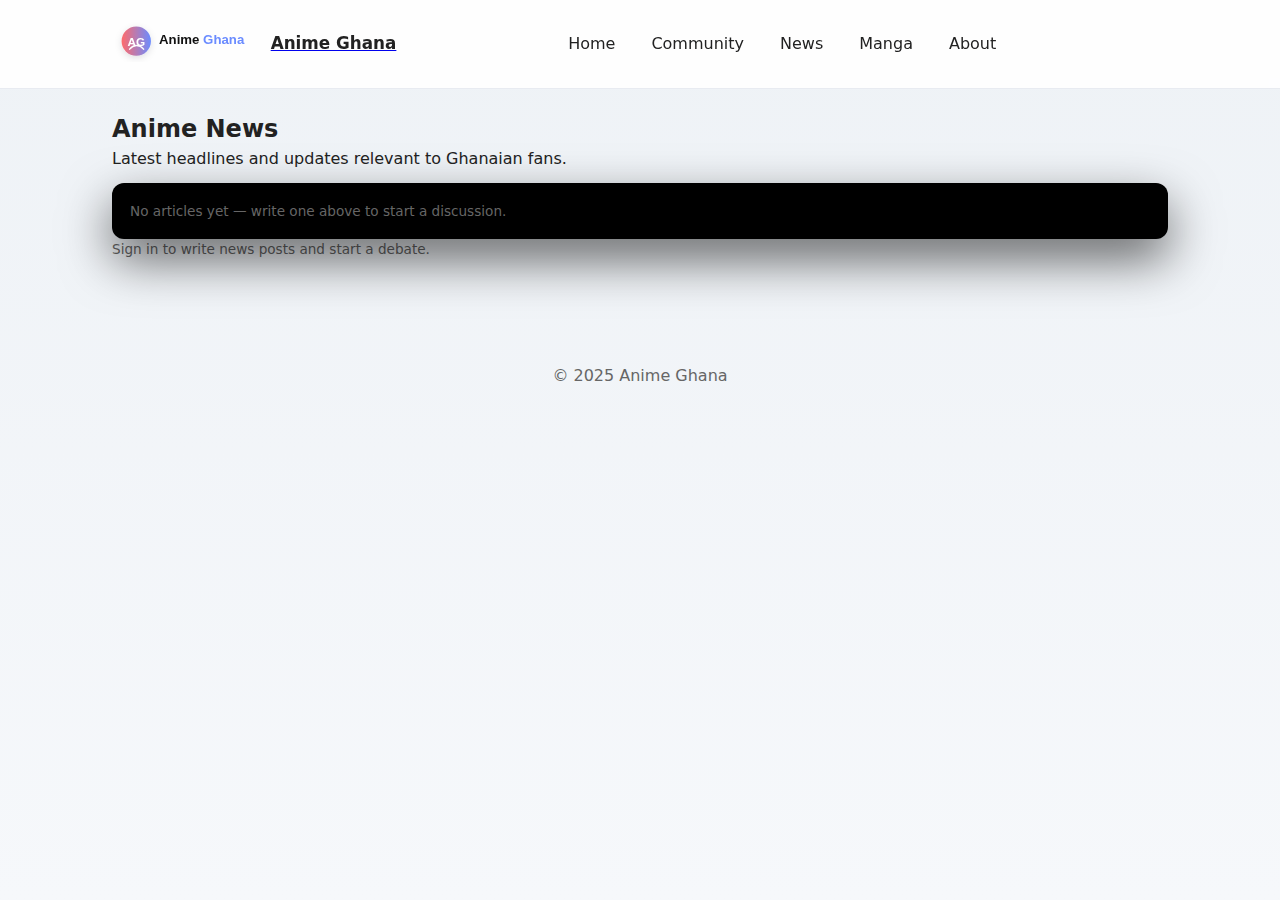
<file: anime_ghana/news.html>
<!DOCTYPE html>
<html lang="en">
<head>
  <meta charset="utf-8">
  <meta name="viewport" content="width=device-width,initial-scale=1">
  <title>News — Anime Ghana</title>
  <link rel="stylesheet" href="style.css">
</head>
<body>
  <header class="site-header">
    <div class="container">
      <a class="logo" href="index.html">
        <img src="assets/logo.svg" alt="Anime Ghana logo">
        <span class="site-title">Anime Ghana</span>
      </a>
      <nav>
        <ul class="nav">
          <li><a href="index.html">Home</a></li>
          <li><a href="community.html">Community</a></li>
    <script src="assets/notify.js"></script>
          <li><a href="news.html">News</a></li>
          <li><a href="manga.html">Manga</a></li>
          <li><a href="about.html">About</a></li>
        </ul>
      </nav>
      <div class="header-utilities">
        <a id="following-link" class="following-link" href="community.html?view=following" style="display:none">Following (<span id="following-count">0</span>)</a>
        <a id="notif-link" class="following-link" href="moderation.html" style="display:none">🔔 <span id="notif-count">0</span></a>
      </div>
    </div>
  </header>
  <main class="container">
    <h2 id="page-title">Anime News</h2>
    <p id="page-desc">Latest headlines and updates relevant to Ghanaian fans.</p>

    <div id="news-list" class="news-main">
      <!-- JS will populate anime-specific or general news here -->
    </div>
    
    <script>
      // Small client-side news renderer. It uses the `anime` query param.
      (function(){
        const dataset = {
          'one-piece': {
            title: 'One Piece',
            desc: 'All things Straw Hat — episodes, scans, and local meetups.',
            news: [
              {h: 'New episode airs this weekend', p: 'Catch the latest adventures as the crew pushes toward the New World.'},
              {h: 'Community watch party in Accra', p: 'Join fellow fans for a screening and discussion.'}
            ]
          },
          'attack-on-titan': {
            title: 'Attack On Titan',
            desc: 'Updates, theory discussions, and episode breakdowns.',
            news: [
              {h: 'Season finale reactions', p: 'Fans discuss the latest twists and implications.'},
              {h: 'Manga reprint announced', p: 'Collectors can expect new volumes in stores soon.'}
            ]
          },
          'naruto': {
            title: 'Naruto',
            desc: 'Nostalgia, spin-offs and community cosplay highlights.',
            news: [
              {h: 'Cosplay feature: Leaf Village', p: 'Local cosplayers recreate iconic Hokage looks.'},
              {h: 'Top 10 Naruto moments', p: 'A countdown of the most memorable scenes.'}
            ]
          },
          'hxh': {
            title: 'Hunter x Hunter',
            desc: 'Deep dives into Nen and character arcs.',
            news: [
              {h: 'Fan analysis: The Chimera Ant arc', p: 'A longform look at one of the series’ most praised arcs.'},
              {h: 'Community watch: Strategy night', p: 'Join others to debate the latest theories.'}
            ]
          }
          ,
          'bleach': {
            title: 'Bleach',
            desc: 'Soul Society updates, character spotlights and manga news.',
            news: [
              {h: 'Anniversary celebration', p: 'Fans mark key moments from Ichigo’s journey.'},
              {h: 'New merch release', p: 'Collectible figures and posters arriving in stores.'}
            ],
            links: [
              {label: 'Watch on Crunchyroll', url: 'https://www.crunchyroll.com/series/GR8R8Y1ZV/bleach'},
              {label: 'Read on MangaPlus', url: 'https://mangaplus.shueisha.co.jp/'}
            ]
          },
          'dragon-ball': {
            title: 'Dragon Ball',
            desc: 'From Dragon Ball to Super — tournaments, power-ups, and community highlights.',
            news: [
              {h: 'Tournament recap', p: 'Fans debate the biggest clashes from the latest arc.'},
              {h: 'Classic episode marathon', p: 'Local screenings of original Dragon Ball episodes.'}
            ],
            links: [
              {label: 'Watch on Crunchyroll', url: 'https://www.crunchyroll.com/dragon-ball'},
              {label: 'Official site', url: 'https://www.dragonball.com/'}
            ]
          },
          'cowboy-bebop': {
            title: 'Cowboy Bebop',
            desc: 'Neo-noir space western discussions, music breakdowns and reviews.',
            news: [
              {h: 'Soundtrack spotlight', p: 'A closer look at Yoko Kanno’s unforgettable score.'},
              {h: 'Collector’s editions', p: 'New Blu-ray releases and limited box sets.'}
            ],
            links: [
              {label: 'Watch on Hulu', url: 'https://www.hulu.com/series/cowboy-bebop'},
              {label: 'Wikipedia', url: 'https://en.wikipedia.org/wiki/Cowboy_Bebop'}
            ]
          },
          'gachiakuta': {
            title: 'Gachiakuta',
            desc: 'Featured entry — placeholder; replace with real series name if needed.',
            news: [
              {h: 'Feature spotlight', p: 'Community highlights and fan art.'}
            ],
            links: [
              {label: 'Search web', url: 'https://www.google.com/search?q=gachiakuta'}
            ]
          }
          ,
          'jujutsu-kaisen': {
            title: 'Jujutsu Kaisen',
            desc: 'High-energy supernatural shonen known for its fluid fights and strong characters.',
            news: [
              {h: 'New season discussions', p: 'Community reacts to the latest episodes and fight choreography.'},
              {h: 'Cosplay spotlight', p: 'Local cosplayers bring out Gojo and Yuji looks at recent events.'}
            ],
            links: [
              {label: 'Search on Crunchyroll', url: 'https://www.crunchyroll.com/search?from=search&q=jujutsu%20kaisen'},
              {label: 'MyAnimeList', url: 'https://myanimelist.net/anime/40748/Jujutsu_Kaisen'}
            ]
          },
          'solo-leveling': {
            title: 'Solo Leveling',
            desc: 'Action-heavy adaptation of the popular webnovel/manhwa; trending in international fan communities.',
            news: [
              {h: 'Fan art and AMVs trending', p: 'New fan works inspired by the series are circulating widely.'},
              {h: 'Merch round-up', p: 'Collectible releases and preorder windows announced by vendors.'}
            ],
            links: [
              {label: 'Search web', url: 'https://www.google.com/search?q=solo+leveling+watch'},
              {label: 'Webtoon / Official', url: 'https://www.webtoons.com/'}
            ]
          }
        };

        const params = new URLSearchParams(location.search);
        const slug = params.get('anime');
        const searchQ = (params.get('search') || '').trim();
        const list = document.getElementById('news-list');
        const pageTitle = document.getElementById('page-title');
        const pageDesc = document.getElementById('page-desc');

        function matchesQuery(text){
          return text.toLowerCase().indexOf(searchQ) !== -1;
        }

        function renderGeneral(){
          pageTitle.textContent = 'Anime News';
          pageDesc.textContent = 'Latest headlines and updates relevant to Ghanaian fans.';
          list.innerHTML = '';
          // Trending shortcut to Crunchyroll
          const trendingWrap = document.createElement('div');
          trendingWrap.style.marginBottom = '12px';
          trendingWrap.innerHTML = `<p><strong>Trending on Crunchyroll:</strong> <a class="ext-btn" href="https://www.crunchyroll.com/videos/anime" target="_blank" rel="noopener noreferrer">See trending anime on Crunchyroll</a></p>`;
          list.appendChild(trendingWrap);
          // render top-150 section (will load from cache or fetch in background)
          try{ renderTopAnimeSection(list, trendingWrap); }catch(e){ console.warn('top-anime render failed', e); }
          Object.keys(dataset).forEach(k=>{
            const item = dataset[k];
            if(searchQ){
              // filter by title, desc or news text
              const combined = (item.title + ' ' + item.desc + ' ' + item.news.map(n=>n.h+' '+n.p).join(' ')).toLowerCase();
              if(!combined.includes(searchQ)) return;
            }
            const el = document.createElement('article');
            el.className = 'news-item';
            el.innerHTML = `<h3><a href="news.html?anime=${k}">${item.title}</a></h3><p>${item.desc}</p>`;
            list.appendChild(el);
          });
          if(searchQ && list.children.length===0){
            list.innerHTML = '<p>No results found for "'+searchQ+'". Try searching for one-piece, naruto, or hxh.</p>';
          }
          // Render auto-generated trending posts (from community.js generator)
          try{
            const auto = JSON.parse(localStorage.getItem('agh_autonews')||'[]');
            if(auto && auto.length){
              const wrap = document.createElement('div'); wrap.className = 'news-auto-trending'; wrap.innerHTML = '<h3>Trending Now</h3>';
              auto.slice(0,6).forEach(a=>{ const el = document.createElement('article'); el.className='news-item'; el.innerHTML = `<h4>${a.title}</h4><p class="muted">Source • ${new Date(a.at).toLocaleString()}</p><p>${a.body}</p>`; wrap.appendChild(el); });
              list.insertBefore(wrap, list.firstChild);
            }
          }catch(e){/* ignore */}
        }

        /* Top-150 anime: fetch once and store as a local constant in localStorage
           - Stored under 'agh_top150_anime' as an array of {mal_id,title,image,url,synopsis}
           - Rendered into a black background section with cards. */
        function slugifyTitle(t){ return (t||'').toLowerCase().replace(/[^ -]/g,'').replace(/[^a-z0-9]+/g,'-').replace(/(^-|-$)/g,''); }

        async function ensureTop150(){
          try{
            const existing = JSON.parse(localStorage.getItem('agh_top150_anime')||'null');
            if(existing && Array.isArray(existing) && existing.length>=150) return existing;
          }catch(e){ /* fallthrough to fetch */ }
          // fetch top pages sequentially until we have ~150 items
          const out = [];
          for(let page=1; out.length < 150 && page <= 8; page++){
            try{
              const r = await fetch('https://api.jikan.moe/v4/top/anime?page='+page);
              if(!r.ok) { console.warn('Jikan top fetch failed', r.status); break; }
              const j = await r.json();
              (j.data||[]).forEach(it=>{
                if(out.length>=150) return;
                out.push({ mal_id: it.mal_id, title: it.title, image: it.images?.jpg?.image_url || it.images?.webp?.image_url || '', url: it.url || '', synopsis: it.synopsis || '' });
              });
              // small pause to be gentle on the API
              await new Promise(res=>setTimeout(res, 220));
            }catch(err){ console.warn('top fetch error', err); break; }
          }
          if(out.length) localStorage.setItem('agh_top150_anime', JSON.stringify(out));
          return out;
        }

        function renderTopAnimeSection(listEl, afterNode){
          // create container slot
          let section = document.getElementById('top-anime');
          if(!section){
            section = document.createElement('section');
            section.id = 'top-anime';
            section.className = 'top-anime-section';
            section.innerHTML = `<div class="top-anime-inner"><h3>Top 150 Anime</h3><p class="muted">Curated list (cached locally) — click a card to view news for that show.</p><div class="top-anime-grid" aria-live="polite"></div><div style="text-align:center;margin-top:12px"><button class="btn" id="top-anime-toggle">Show more</button></div></div>`;
            if(afterNode && afterNode.parentNode) afterNode.parentNode.insertBefore(section, afterNode.nextSibling);
            else listEl.insertBefore(section, listEl.firstChild);
          }
          const grid = section.querySelector('.top-anime-grid');
          grid.innerHTML = '<div class="muted">Loading top anime (cached)...</div>';
          // read from cache first
          let cached = [];
          try{ cached = JSON.parse(localStorage.getItem('agh_top150_anime')||'[]'); }catch(e){ cached = []; }
          function renderCards(arr, limit){
            grid.innerHTML = '';
            const slice = (limit? arr.slice(0,limit): arr);
            slice.forEach(it=>{
              const a = document.createElement('a');
              a.className = 'top-anime-card';
              a.href = 'news.html?anime='+encodeURIComponent(slugifyTitle(it.title));
              a.innerHTML = `
                <div class="thumb"><img src="${it.image||''}" alt="${it.title} poster" loading="lazy"></div>
                <div class="top-card-body"><h4>${it.title}</h4><p>${(it.synopsis||'').slice(0,140)}${(it.synopsis && it.synopsis.length>140)?'...':''}</p></div>
              `;
              grid.appendChild(a);
            });
          }
          // if we have cached items, render initial subset
          if(cached && cached.length){ renderCards(cached, 12); }
          // wire toggle to expand to show many
          const toggle = section.querySelector('#top-anime-toggle');
          let expanded = false;
          toggle.addEventListener('click', async ()=>{
            if(!expanded){
              // if we don't have many cached, ensure fetch
              let data = cached;
              if(!data || data.length < 150){ data = await ensureTop150(); cached = data || cached; }
              renderCards(cached, 150);
              toggle.textContent = 'Show less';
              expanded = true;
            } else {
              renderCards(cached, 12);
              toggle.textContent = 'Show more';
              expanded = false;
            }
          });
          // background fetch to populate cache if empty
          if(!cached || cached.length < 150){
            ensureTop150().then(res=>{ cached = res||cached; renderCards(cached, 12); }).catch(()=>{});
          }
        }

        function renderAnime(slug){
          const data = dataset[slug];
          if(!data){ renderGeneral(); return; }
          pageTitle.textContent = data.title + ' — News';
          pageDesc.textContent = data.desc;
          list.innerHTML = '';

          // Local image map: prefer user-provided images when available
          const localImages = {
            'one-piece': 'one pièce.jpg',
            'attack-on-titan': 'poster de attack On Titan.jpg',
            'naruto': 'download.jpg',
            'hxh': 'My Anime For Life.jpg',
            'bleach': 'bleach.jpg',
            'dragon-ball': 'Dragonball Z.jpg',
            'cowboy-bebop': 'anime.png',
            'gachiakuta': 'gachaiakuta.jpg',
            'jujutsu-kaisen': 'jujutsu kaisen.jpg',
            'solo-leveling': 'solo leveling.jpg'
          };

          const imgFile = localImages[slug];
          if(imgFile){
            const banner = document.createElement('div');
            banner.innerHTML = `<img src="${imgFile}" alt="${data.title} poster" style="width:100%;max-height:420px;object-fit:cover;border-radius:10px;margin-bottom:12px">`;
            list.appendChild(banner);
          }

          // Likes storage helpers (keyed by slug::index)
          function loadLikes(){ try{return JSON.parse(localStorage.getItem('agh_likes')||'{}')}catch(e){return{}} }
          function saveLikes(o){ localStorage.setItem('agh_likes', JSON.stringify(o)) }
          function loadUserLikes(){ try{ const u = JSON.parse(localStorage.getItem('agh_user')||'null'); if(u){ const id = u.provider+':'+(u.name||u.provider); return JSON.parse(localStorage.getItem('agh_user_likes_'+id)||'[]') } return JSON.parse(localStorage.getItem('agh_user_likes')||'[]') }catch(e){return[]} }
          function saveUserLikes(a){ try{ const u = JSON.parse(localStorage.getItem('agh_user')||'null'); if(u){ const id = u.provider+':'+(u.name||u.provider); localStorage.setItem('agh_user_likes_'+id, JSON.stringify(a)); return } localStorage.setItem('agh_user_likes', JSON.stringify(a)); }catch(e){ } }

          data.news.forEach((n,i)=>{
            const key = slug+'::'+i;
            const likes = loadLikes();
            const userLikes = loadUserLikes();
            const count = likes[key]||0;
            const liked = userLikes.indexOf(key)!==-1;

            const el = document.createElement('article');
            el.className = 'news-item';
            el.innerHTML = `<div style="display:flex;justify-content:space-between;align-items:center"><h3>${n.h}</h3><button class="like-btn ${liked? 'liked':''}" data-key="${key}">❤ ${count}</button></div><p>${n.p}</p>`;
            list.appendChild(el);
          });
          // external links (watch/read) if provided
          if(data.links && data.links.length){
            const wrap = document.createElement('div');
            wrap.className = 'external-links';
            data.links.forEach(l=>{
              const a = document.createElement('a');
              a.className = 'ext-btn';
              a.href = l.url;
              a.target = '_blank';
              a.rel = 'noopener noreferrer';
              a.textContent = l.label;
              wrap.appendChild(a);
            });
            list.appendChild(wrap);
          }
          // small back link
          const back = document.createElement('p');
          back.innerHTML = `<a href="index.html">&larr; Back to Home</a>`;
          list.appendChild(back);
          // attach like handlers
          document.querySelectorAll('.like-btn').forEach(b=>b.addEventListener('click', e=>{
            const key = e.currentTarget.dataset.key;
            const likes = loadLikes();
            const userLikes = loadUserLikes();
            const idx = userLikes.indexOf(key);
            if(idx !== -1){
              // remove like
              userLikes.splice(idx,1);
              likes[key] = Math.max(0,(likes[key]||1)-1);
            } else {
              userLikes.push(key);
              likes[key] = (likes[key]||0)+1;
            }
            saveLikes(likes); saveUserLikes(userLikes);
            // update button UI
            const btn = document.querySelector(`.like-btn[data-key="${key}"]`);
            if(btn){ btn.textContent = '❤ '+(likes[key]||0); btn.classList.toggle('liked', userLikes.indexOf(key)!==-1); }
            // keep likes per-user private: store user-specific liked keys under 'agh_user_likes_<userid>' and keep global counts in 'agh_likes'
            try{
              const u = JSON.parse(localStorage.getItem('agh_user')||'null');
              if(u){
                const uid = u.provider+':'+(u.name||u.provider);
                localStorage.setItem('agh_user_likes_'+uid, JSON.stringify(userLikes));
              } else {
                localStorage.setItem('agh_user_likes', JSON.stringify(userLikes));
              }
            }catch(e){}
          }));
        }

        // If there's a search query, first try Jikan API (MyAnimeList) to show image + description
        async function renderSearch(q){
          pageTitle.textContent = 'Search: '+q;
          pageDesc.textContent = 'Results from MyAnimeList (via Jikan).';
          list.innerHTML = '';
          const container = document.createElement('div');
          container.className = 'jikan-results';
          list.appendChild(container);

          try{
            const res = await fetch('https://api.jikan.moe/v4/anime?q='+encodeURIComponent(q)+'&limit=6');
            if(!res.ok) throw new Error('Jikan error: '+res.status);
            const json = await res.json();
            const results = json.data || [];
            if(results.length===0){
              list.innerHTML = `<p>No results found for "${q}" via Jikan. Try a different term.</p>`;
              return;
            }
            results.forEach(item=>{
              const card = document.createElement('article');
              card.className = 'jikan-card';
              const img = (item.images && (item.images.jpg?.image_url || item.images.webp?.image_url)) || '';
              card.innerHTML = `
                ${img? `<img src="${img}" alt="${item.title} poster">` : ''}
                <div class="body">
                  <h4>${item.title}</h4>
                  <p>${(item.synopsis||'No description available.').replace(/\n/g,' ')} </p>
                  <a class="more" href="${item.url}" target="_blank" rel="noopener noreferrer">View on MyAnimeList</a>
                </div>
              `;
              container.appendChild(card);
            });
            // also include site announcements at top
            const ann = (function(){ try{return JSON.parse(localStorage.getItem('agh_announcements')||'[]')}catch(e){return[]} })();
            if(ann && ann.length){
              const wrap = document.createElement('div'); wrap.style.marginTop='14px'; wrap.innerHTML = `<h3>Announcements</h3>`;
              ann.slice(0,5).forEach(a=>{ const el = document.createElement('article'); el.className='news-item'; el.innerHTML = `<h4>${a.title}</h4><p class="muted">${a.author} • ${new Date(a.at).toLocaleString()}</p><p>${a.body}</p>`; wrap.appendChild(el); });
              list.insertBefore(wrap, container);
            }
          }catch(err){
            console.error(err);
            list.innerHTML = `<p>Unable to fetch results from Jikan: ${err.message}. Showing local matches instead.</p>`;
            renderGeneral();
          }
        }

        if(searchQ){
          // if user provided a search, use Jikan to fetch and display results
          renderSearch(searchQ);
        } else if(slug){
          renderAnime(slug);
        } else { 
          renderGeneral();
          // show announcements at top of general list
          const anns = (function(){ try{return JSON.parse(localStorage.getItem('agh_announcements')||'[]')}catch(e){return[]} })();
          if(anns && anns.length){
            const wrapper = document.createElement('div'); wrapper.className = 'announcements'; wrapper.innerHTML = '<h3>Announcements</h3>';
            anns.slice(0,5).forEach(a=>{ 
              const el = document.createElement('article'); 
              el.className = 'announcement-item news-item';
              el.innerHTML = `<h4>${a.title}</h4><p class="muted">${a.author} • ${new Date(a.at).toLocaleString()}</p><p>${a.body}</p>`;
              wrapper.appendChild(el);
            });
            const listEl = document.getElementById('news-list'); if(listEl) listEl.insertBefore(wrapper, listEl.firstChild);
          }
        }
      })();
    </script>

    <!-- News blog UI: post form, comments/debate, and verification controls -->
    <div id="news-post-area"></div>
    <script>
      (function(){
        function safeParse(k){ try{ return JSON.parse(localStorage.getItem(k)||'null') }catch(e){ return null } }
        function save(k,v){ localStorage.setItem(k, JSON.stringify(v)); }
        function currentUser(){ try{ return JSON.parse(localStorage.getItem('agh_user')||'null') }catch(e){ return null } }
        function isModerator(){ return localStorage.getItem('agh_is_admin') === 'true' }

        function loadNewsPosts(){ return safeParse('agh_news_posts') || [] }
        function saveNewsPosts(a){ save('agh_news_posts', a) }

        function loadVerifiedUsers(){ return safeParse('agh_verified_users') || [] }
        function saveVerifiedUsers(a){ save('agh_verified_users', a) }
        function loadVerifiedAnime(){ return safeParse('agh_verified_anime') || [] }
        function saveVerifiedAnime(a){ save('agh_verified_anime', a) }

        function escapeHtml(s){ return String(s||'').replace(/[&<>"']/g, c=>({ '&':'&amp;','<':'&lt;','>':'&gt;','"':'&quot;',"'":"&#39;" }[c])); }

        // render post creation form for signed-in users
        function renderPostForm(){
          const area = document.getElementById('news-post-area'); if(!area) return;
          const user = currentUser();
          if(!user){ area.innerHTML = '<p class="muted">Sign in to write news posts and start a debate.</p>'; return; }
          area.innerHTML = `
            <form id="news-post-form" class="news-post-form">
              <label><strong>Create an article or blog post</strong></label>
              <input id="news-title" type="text" placeholder="Headline" required />
              <select id="news-anime"><option value="">— Tag an anime (optional) —</option></select>
              <select id="news-community"><option value="">— Post to community (optional) —</option></select>
              <textarea id="news-body" placeholder="Write your article or post..." required></textarea>
              <div style="display:flex;gap:8px;margin-top:8px"><button class="post-btn" type="submit">Publish</button><button class="post-btn" type="button" id="news-clear">Clear drafts</button></div>
            </form>
          `;
          // populate anime selector from cached top150
          try{
            const select = document.getElementById('news-anime');
            const top = safeParse('agh_top150_anime') || [];
            top.slice(0,200).forEach(it=>{ const opt = document.createElement('option'); opt.value = (it.title||''); opt.textContent = it.title; select.appendChild(opt); });
          }catch(e){ }
          // populate community selector from local communities
          try{
            const csel = document.getElementById('news-community');
            const comms = safeParse('agh_communities') || [];
            comms.forEach(c=>{ const opt = document.createElement('option'); opt.value = c.id; opt.textContent = c.title; csel.appendChild(opt); });
          }catch(e){}

          document.getElementById('news-post-form').addEventListener('submit', e=>{
            e.preventDefault();
            const title = document.getElementById('news-title').value.trim();
            const body = document.getElementById('news-body').value.trim();
            const anime = document.getElementById('news-anime').value.trim();
            const community = (document.getElementById('news-community')||{}).value || '';
            if(!title || !body) return;
            const posts = loadNewsPosts();
            const p = { id: String(Date.now())+'-'+Math.random().toString(36).slice(2,8), title, body, anime: anime||'', community: community||'', author: user.name, created: Date.now(), status: isModerator() ? 'approved' : 'pending' };
            posts.push(p); saveNewsPosts(posts);
            renderNewsPosts(); document.getElementById('news-post-form').reset();
          });
          document.getElementById('news-clear').addEventListener('click', ()=>{ if(confirm('Clear local news drafts?')){ document.getElementById('news-post-form').reset(); } });
        }

        // render posts and comments
        function renderNewsPosts(){
          const list = document.getElementById('news-list'); if(!list) return;
          const posts = loadNewsPosts().slice().reverse();
          const params = new URLSearchParams(location.search);
          const slug = params.get('anime');
          const user = currentUser();
          const verifiedUsers = loadVerifiedUsers();

          const visible = posts.filter(p=>{ if(p.status==='approved') return true; if(isModerator()) return true; if(user && user.name === p.author) return true; return false; });

          // remove any previously rendered post-list so we can re-append
          const existingAuto = list.querySelector('.news-posts-list'); if(existingAuto) existingAuto.remove();
          const container = document.createElement('div'); container.className = 'news-posts-list';
          if(visible.length===0){ container.innerHTML = '<p class="muted">No articles yet — write one above to start a discussion.</p>'; }
          visible.forEach(p=>{
            if(slug && p.anime && p.anime.toLowerCase().indexOf(slug.replace(/[-_]/g,' '))===-1) return; // filter when viewing anime
            const el = document.createElement('article'); el.className = 'news-item';
            const verified = verifiedUsers.indexOf(p.author)!==-1;
            el.innerHTML = `
              <div style="display:flex;justify-content:space-between;align-items:center">
                <div>
                  <div class="author-row"><strong>${escapeHtml(p.title)}</strong>${ verified? '<span class="verified-badge">VERIFIED</span>':'' }</div>
                  <div class="muted">by ${escapeHtml(p.author)} • ${new Date(p.created).toLocaleString()} ${p.anime? ' • tagged: '+escapeHtml(p.anime):''}</div>
                </div>
                <div>
                  ${ isModerator() ? `<button class="verify-btn" data-verify-user="${escapeHtml(p.author)}">${ verified? 'Unverify':'Verify' }</button>` : '' }
                  ${ p.status && p.status!=='approved' ? `<span class="muted" style="margin-left:8px">${p.status}</span>` : '' }
                </div>
              </div>
              <p style="margin-top:8px">${escapeHtml(p.body)}</p>
              <div style="display:flex;gap:8px;margin-top:8px"><button class="post-btn" data-comment-open="${p.id}">Comment</button><button class="post-btn" data-delete="${p.id}">Delete</button></div>
              <div id="news-comments-${p.id}" style="display:none;margin-top:8px"></div>
            `;
            container.appendChild(el);
          });

          list.appendChild(container);

          // bind verify user
          container.querySelectorAll('[data-verify-user]').forEach(b=>b.addEventListener('click', e=>{
            if(!isModerator()) return alert('Moderator only');
            const author = e.currentTarget.dataset.verifyUser;
            const listV = loadVerifiedUsers();
            const idx = listV.indexOf(author);
            if(idx===-1) { listV.push(author); saveVerifiedUsers(listV); }
            else { listV.splice(idx,1); saveVerifiedUsers(listV); }
            renderNewsPosts();
          }));

          // bind delete
          container.querySelectorAll('[data-delete]').forEach(b=>b.addEventListener('click', e=>{
            const id = e.currentTarget.dataset.delete; const all = loadNewsPosts(); const post = all.find(x=>x.id===id); if(!post) return;
            const user = currentUser(); if(!(isModerator() || (user && user.name===post.author))) return alert('Only author or moderator can delete');
            const filtered = all.filter(x=>x.id!==id); saveNewsPosts(filtered); renderNewsPosts();
          }));

          // comment toggle and rendering
          container.querySelectorAll('[data-comment-open]').forEach(b=>b.addEventListener('click', e=>{
            const id = e.currentTarget.dataset.commentOpen; const div = document.getElementById('news-comments-'+id); if(!div) return; const visible = div.style.display !== 'none'; div.style.display = visible? 'none':'block'; if(visible) return;
            const comments = safeParse('agh_news_comments_'+id) || [];
            div.innerHTML = '';
            const listC = document.createElement('div'); listC.style.display='grid'; listC.style.gap='8px';
            comments.forEach(c=>{ const el = document.createElement('div'); el.className='post-card'; el.innerHTML = `<div class="card-body"><div class="muted">${new Date(c.at).toLocaleString()} • ${escapeHtml(c.author)}</div><p>${escapeHtml(c.text)}</p></div>`; listC.appendChild(el); });
            div.appendChild(listC);
            const frm = document.createElement('div'); frm.innerHTML = `<textarea id="news-comment-input-${id}" placeholder="Write a comment" style="width:100%;min-height:60px"></textarea><div style="display:flex;gap:8px;margin-top:6px"><button class="post-btn" id="news-comment-send-${id}">Reply</button></div>`;
            div.appendChild(frm);
            document.getElementById('news-comment-send-'+id).addEventListener('click', ()=>{ const txt = document.getElementById('news-comment-input-'+id).value.trim(); if(!txt) return; const u = currentUser(); const c = { id: String(Date.now()), text: txt, at: Date.now(), author: u?u.name:'Anon' }; comments.push(c); save('agh_news_comments_'+id, comments); renderNewsPosts(); });
          }));
        }

        // when viewing an anime slug, show verify-anime control and badge
        function injectVerifyAnime(){
          const params = new URLSearchParams(location.search); const slug = params.get('anime'); if(!slug) return;
          const v = loadVerifiedAnime(); const isV = v.indexOf(slug)!==-1;
          const titleEl = document.getElementById('page-title'); if(!titleEl) return;
          // remove any existing badge/button to avoid duplicates
          titleEl.querySelectorAll('.verified-badge, .verify-btn').forEach(n=>n.remove());
          if(isV){ const b = document.createElement('span'); b.className='verified-badge'; b.textContent='ORIGINAL'; titleEl.appendChild(b); }
          if(isModerator()){
            const btn = document.createElement('button'); btn.className='verify-btn'; btn.style.marginLeft='8px'; btn.textContent = isV? 'Unverify Anime' : 'Verify Anime';
            btn.addEventListener('click', ()=>{
              const arr = loadVerifiedAnime(); const idx = arr.indexOf(slug);
              if(idx===-1){ arr.push(slug); saveVerifiedAnime(arr); btn.textContent='Unverify Anime'; }
              else { arr.splice(idx,1); saveVerifiedAnime(arr); btn.textContent='Verify Anime'; }
              injectVerifyAnime();
            });
            titleEl.appendChild(btn);
          }
        }

        // initialize
        renderPostForm(); renderNewsPosts(); injectVerifyAnime();
        window.AGNews = { renderNewsPosts, renderPostForm, injectVerifyAnime };
      })();
    </script>
  </main>
  <footer class="site-footer"><div class="container"><p>&copy; 2025 Anime Ghana</p></div></footer>
  <script>
    // header following count updater (shared)
    (function(){
      function updateFollowingCount(){
        try{
          const u = JSON.parse(localStorage.getItem('agh_user')||'null');
          if(!u){ document.querySelectorAll('#following-count').forEach(el=>el.textContent = 0); document.querySelectorAll('#following-link').forEach(el=>el.style.display='none'); return; }
          const id = u.provider+':'+(u.name||u.provider);
          const follows = JSON.parse(localStorage.getItem('agh_follows_'+id)||'[]');
          document.querySelectorAll('#following-count').forEach(el=>el.textContent = follows.length);
          document.querySelectorAll('#following-link').forEach(el=>el.style.display='inline-flex');
        }catch(e){}
      }
      updateFollowingCount();
      window.addEventListener('storage', updateFollowingCount);
    })();
  </script>
</body>
</html>
</file>
<file: anime_ghana/style.css>
/* Basic styling for Anime Ghana */
:root{--accent:#2b6cb0;--bg:#f6f8fb;--text:#222}
*{box-sizing:border-box;margin:0;padding:0}
html,body{height:100%}
body{background:linear-gradient(180deg,#f7fbff 0%, #f3f6fb 40%, #eef2f6 100%);}
/* subtle nicer font stack */
body{font-family:Inter,Segoe UI,system-ui,Arial,sans-serif;color:var(--text);line-height:1.5}
/* Full-page background image (put images/bg-anime.jpg in images/). */
/* Layered collage background using the project's images. */
body{font-family:Segoe UI,system-ui,Arial,sans-serif;color:var(--text);background:linear-gradient(180deg,#eef2f6 0%, #f6f8fb 100%);line-height:1.5}

/* Tip: hero already has an overlay (::before) to keep text readable over the collage. */
.container{max-width:1000px;margin:0 auto;padding:20px}
.site-header{background:rgba(255,255,255,0.9);border-bottom:1px solid rgba(230,233,239,0.9);backdrop-filter:blur(4px);position:relative;z-index:7000}
.site-header .container{display:flex;align-items:center;justify-content:space-between}
.logo{font-size:1.2rem;display:flex;align-items:center;gap:12px}
.logo img{height:44px;width:auto;display:block}
.logo .site-title{font-size:1.05rem;font-weight:700;color:var(--text)}
.sr-only{position:absolute;width:1px;height:1px;padding:0;margin:-1px;overflow:hidden;clip:rect(0,0,0,0);white-space:nowrap;border:0}
.nav{list-style:none;display:flex;gap:12px}
.nav a{text-decoration:none;color:var(--text);padding:12px}
/* Hero: centered content with slight dark overlay for readability */
.hero{min-height:72vh;display:flex;align-items:center;justify-content:center;text-align:center;padding:40px;margin:20px 0;position:relative;background-image:url("anime.png");background-size:cover;background-position:center;background-attachment:fixed;border-radius:10px;overflow:hidden}
.hero::before{content:"";position:absolute;inset:0;background:linear-gradient(180deg, rgba(0,0,0,0.45) 0%, rgba(0,0,0,0.45) 40%, rgba(0,0,0,0.25) 100%), radial-gradient(circle at 50% 20%, rgba(0,0,0,0.12), transparent 40%);z-index:0}
.hero-inner{position:relative;z-index:1;color:#fff;max-width:920px;padding:28px}
.hero-inner h2{font-size:2.1rem;margin-bottom:8px;text-shadow:0 6px 22px rgba(2,6,23,0.5)}
.hero-inner p{font-size:1.05rem;opacity:0.95;margin-bottom:16px}

/* Header search + auth */
.header-actions{display:flex;align-items:center;gap:12px}
.search-form{display:flex;align-items:center;background:rgba(255,255,255,0.9);border-radius:999px;padding:6px 8px;border:1px solid rgba(2,6,23,0.06)}
.search-form input{border:0;outline:0;font-size:1rem;padding:10px 12px;background:transparent;width:280px}
.search-form button{background:transparent;border:0;padding:8px;cursor:pointer;color:var(--accent)}
.search-form .icon{margin-right:6px}

.search-bar-wide{display:flex;align-items:center;gap:8px;background:#fff;border-radius:10px;padding:8px 10px;border:1px solid rgba(2,6,23,0.06);box-shadow:0 6px 20px rgba(2,6,23,0.04)}
.search-bar-wide input{width:100%;border:0;outline:0;padding:8px}
.auth-area{display:flex;align-items:center;gap:8px}
.auth-btn{background:var(--accent);color:#fff;padding:8px 12px;border-radius:6px;text-decoration:none;font-size:0.95rem;border:0;cursor:pointer}
.user-pill{display:inline-flex;align-items:center;gap:8px;padding:6px 10px;background:rgba(255,255,255,0.85);border-radius:999px;border:1px solid rgba(2,6,23,0.06)}
.user-avatar{width:28px;height:28px;border-radius:50%;background:#ddd;display:inline-block}

/* Modal for social sign-in */
.modal-backdrop{position:fixed;inset:0;background:rgba(2,6,23,0.5);display:none;align-items:center;justify-content:center;z-index:2000}
.modal{background:#fff;border-radius:10px;padding:20px;max-width:420px;width:94%;box-shadow:0 18px 50px rgba(2,6,23,0.35)}
.modal h3{margin-bottom:8px}
.social-list{display:flex;flex-direction:column;gap:10px;margin-top:12px}
.social-btn{display:flex;align-items:center;gap:10px;padding:10px;border-radius:8px;border:1px solid rgba(2,6,23,0.06);cursor:pointer}
.social-btn .icon{width:32px;height:32px;border-radius:6px;display:inline-block;flex:0 0 32px}
.social-btn .icon text{pointer-events:none}
.social-btn.google{background:linear-gradient(90deg,#fff,#fff);}
.social-btn.tiktok{background:linear-gradient(90deg,#000,#111);color:#fff}
.social-btn.instagram{background:linear-gradient(90deg,#f09433,#e6683c,#dc2743,#cc2366,#bc1888);color:#fff}
.social-btn.discord{background:linear-gradient(90deg,#5865F2,#4752C4);color:#fff}
.modal-close{background:transparent;border:0;color:#666;cursor:pointer}

/* Community posting UI */
.community-hero{background:linear-gradient(180deg,#fff,#fbfdff);padding:18px;border-radius:10px;margin:18px 0;box-shadow:0 8px 30px rgba(2,6,23,0.04)}
.post-form{display:grid;grid-template-columns:1fr;gap:10px;margin-top:12px}
.post-form input[type="text"], .post-form input[type="url"], .post-form textarea{width:100%;padding:10px;border:1px solid rgba(2,6,23,0.06);border-radius:8px;background:#fff}
.post-form textarea{min-height:100px;resize:vertical}
.post-form .row{display:flex;gap:8px}
.post-btn{background:var(--accent);color:#fff;padding:10px 12px;border-radius:8px;border:0;cursor:pointer}
.posts-list{display:grid;grid-template-columns:repeat(auto-fit,minmax(280px,1fr));gap:14px;margin-top:18px}
.post-card{background:#fff;border-radius:10px;overflow:hidden;box-shadow:0 10px 30px rgba(2,6,23,0.06);padding:12px}
.post-card img{width:100%;height:180px;object-fit:cover;border-radius:8px}
.post-card .meta{display:flex;align-items:center;justify-content:space-between;gap:8px;margin-top:8px}
.post-card h4{margin:6px 0}
.post-card p{color:#333}
.muted{color:#666;font-size:0.85rem}
.follow-btn{background:transparent;border:1px solid rgba(2,6,23,0.08);padding:6px 8px;border-radius:8px;cursor:pointer;font-size:0.9rem}
.follow-btn.following{background:var(--accent);color:#fff;border-color:transparent}
.like-btn{background:transparent;border:1px solid rgba(2,6,23,0.06);padding:6px 10px;border-radius:8px;cursor:pointer}
.like-btn.liked{background:#ffeef0;border-color:#ff6b6b;color:#ff4d6d}

/* Manga cards and org list */
.manga-grid{display:grid;grid-template-columns:repeat(auto-fit,minmax(220px,1fr));gap:16px;margin-top:16px}
.manga-card{background:#fff;border-radius:10px;box-shadow:0 8px 30px rgba(2,6,23,0.06);overflow:hidden}
.manga-card img{width:100%;height:200px;object-fit:cover}
.manga-card .manga-body{padding:10px}
.org-list{display:grid;grid-template-columns:repeat(auto-fit,minmax(260px,1fr));gap:12px;margin-top:12px}
.org-card{background:#fff;padding:12px;border-radius:8px;box-shadow:0 6px 20px rgba(2,6,23,0.05)}

/* Header small utilities */
.header-utilities{display:flex;align-items:center;gap:12px}
.following-link{font-size:0.95rem;color:var(--accent);text-decoration:none;padding:6px 10px;border-radius:8px;border:1px solid rgba(43,108,176,0.08);background:linear-gradient(180deg,rgba(43,108,176,0.05),transparent)}

/* Card hover polish */
.anime-card:hover, .manga-card:hover, .post-card:hover, .jikan-card:hover{transform:translateY(-6px);box-shadow:0 18px 40px rgba(2,6,23,0.12)}

/* Fine tune hero */
.hero-inner h2{font-family:Inter, 'Segoe UI', sans-serif;font-weight:800}

/* Responsive container tweaks */
.container{max-width:1100px;margin:0 auto;padding:22px}

/* small responsive tweaks */
@media (max-width:700px){
	.search-form input{width:120px}
	.nav{display:none}
}

/* External/watch link buttons used on news pages */
.external-links{display:flex;flex-wrap:wrap;gap:10px;margin-top:12px}
.ext-btn{display:inline-flex;align-items:center;gap:8px;padding:8px 12px;border-radius:8px;background:#fff;border:1px solid rgba(2,6,23,0.06);text-decoration:none;color:var(--text);box-shadow:0 6px 18px rgba(2,6,23,0.06)}
.ext-btn:hover{transform:translateY(-3px);box-shadow:0 14px 30px rgba(2,6,23,0.08)}

/* Jikan search results styling */
.jikan-results{display:grid;grid-template-columns:repeat(auto-fit,minmax(260px,1fr));gap:16px;margin-top:18px}
.jikan-card{background:linear-gradient(180deg,#fff,#fbfdff);border-radius:10px;overflow:hidden;box-shadow:0 8px 30px rgba(2,6,23,0.06);display:flex;flex-direction:column}
.jikan-card img{width:100%;height:200px;object-fit:cover}
.jikan-card .body{padding:12px}
.jikan-card h4{margin:0 0 8px 0;font-size:1.05rem}
.jikan-card p{font-size:0.9rem;color:#333;line-height:1.3;max-height:6.5em;overflow:hidden}
.jikan-card a.more{display:inline-block;margin-top:8px;color:var(--accent);text-decoration:none}


/* Announcements block styling */
.announcements{ 
	margin: 1rem 0 1.5rem;
	padding: 0.8rem;
	border-radius: 10px;
	background: linear-gradient(180deg, rgba(255,255,255,0.02), rgba(255,255,255,0.01));
	border: 1px solid rgba(255,255,255,0.04);
	box-shadow: 0 6px 18px rgba(2,6,23,0.45);
}
.announcements > h3{
	margin: 0 0 0.6rem 0;
	font-size: 1.05rem;
	color: #ffd166;
	letter-spacing: 0.2px;
}
.announcement-item{
	padding: 0.75rem;
	margin: 0.45rem 0;
	border-radius: 8px;
	background: linear-gradient(180deg, rgba(255,255,255,0.01), rgba(255,255,255,0.00));
	border: 1px solid rgba(255,255,255,0.03);
	transition: transform .15s ease, box-shadow .15s ease;
}
.announcement-item:hover{ transform: translateY(-4px); box-shadow: 0 10px 30px rgba(2,6,23,0.5); }
.announcement-item h4{ margin: 0; font-size: 1rem; color: #fff; }
.announcement-item .muted{ margin-top: 0.25rem; color: #cfcfcf; font-size: 0.85rem; }
.announcement-item p{ margin: 0.45rem 0 0; color: #eaeaea; line-height: 1.35; }
.announcement-item small{ color: #bdbdbd }

/* Top-150 anime showcase (dark section with cards) */
.top-anime-section{background:#000;color:#fff;padding:18px;border-radius:12px;margin:18px 0;box-shadow:0 18px 40px rgba(2,6,23,0.5);border:1px solid rgba(255,255,255,0.04)}
.top-anime-section h3{color:#ffd166;margin:0 0 6px 0}
.top-anime-section .muted{color:#cfcfcf;margin-bottom:10px}
.top-anime-grid{display:grid;grid-template-columns:repeat(auto-fit,minmax(180px,1fr));gap:12px;margin-top:8px}
.top-anime-card{display:block;background:linear-gradient(180deg, rgba(255,255,255,0.02), rgba(255,255,255,0.01));border-radius:10px;overflow:hidden;text-decoration:none;color:inherit;border:1px solid rgba(255,255,255,0.04);box-shadow:0 8px 30px rgba(2,6,23,0.3);transform:translateY(0);transition:transform .18s ease,box-shadow .18s ease}
.top-anime-card:hover{transform:translateY(-6px);box-shadow:0 26px 60px rgba(2,6,23,0.6)}
.top-anime-card .thumb{height:160px;overflow:hidden;background:#111}
.top-anime-card .thumb img{width:100%;height:100%;object-fit:cover;display:block}
.top-anime-card .top-card-body{padding:10px}
.top-anime-card h4{font-size:0.98rem;margin:0 0 6px;color:#fff}
.top-anime-card p{font-size:0.82rem;color:#dcdcdc;margin:0}

/* Community list styles */
.community-list{display:grid;grid-template-columns:repeat(auto-fit,minmax(320px,1fr));gap:12px;margin-top:12px}
.community-card{background:linear-gradient(180deg,#fff,#fbfdff);border-radius:10px;padding:12px;box-shadow:0 10px 30px rgba(2,6,23,0.06);display:flex;justify-content:space-between;align-items:flex-start;gap:12px}
.community-card h4{margin:0 0 6px 0}
.community-card .muted{color:#666}
.community-card .community-actions{display:flex;flex-direction:column;gap:8px;align-items:flex-end}
.community-create{background:linear-gradient(180deg,#fff,#fbfdff);padding:12px;border-radius:10px;margin-bottom:12px}
.community-create input{width:100%;padding:8px;border-radius:8px;border:1px solid rgba(2,6,23,0.06);margin-top:8px}
.community-info{flex:1}

/* News main dark styling */
.news-main{background:#000;color:#fff;padding:18px;border-radius:12px;margin-top:12px;box-shadow:0 20px 50px rgba(0,0,0,0.6)}
.news-main .news-item{background:linear-gradient(180deg, rgba(255,255,255,0.02), rgba(255,255,255,0.01));padding:12px;border-radius:10px;margin-bottom:10px;border:1px solid rgba(255,255,255,0.04)}
.news-main .news-item h3, .news-main .news-item h4{color:#fff;margin:0 0 6px 0}
.news-main .news-item p{color:#ddd;margin:0}
.news-auto-trending{margin-bottom:12px}
.news-auto-trending h3{color:#ffd166}
.chat-log{max-height:260px;overflow:auto;border-radius:8px;padding:8px;background:rgba(255,255,255,0.02);margin-bottom:8px}
.chat-msg{padding:6px;border-bottom:1px dashed rgba(255,255,255,0.03);margin-bottom:6px}
.community-page .community-header h2{margin:0}
.community-page .community-header .community-meta{margin-top:6px}
.community-side textarea#community-chat-input{width:100%;min-height:60px;padding:8px;border-radius:8px;border:1px solid rgba(255,255,255,0.06);background:rgba(255,255,255,0.02);color:#fff}

/* News blog form and verification styles */
.news-post-form{background:linear-gradient(180deg,#0b0b0b,#000);padding:12px;border-radius:10px;margin-bottom:12px;border:1px solid rgba(255,255,255,0.04)}
.news-post-form input[type="text"], .news-post-form textarea, .news-post-form select{width:100%;padding:8px;border-radius:8px;border:1px solid rgba(255,255,255,0.06);background:rgba(255,255,255,0.02);color:#fff;margin-top:8px}
.news-post-form textarea{min-height:120px}
.verified-badge{display:inline-block;background:#ffd166;color:#000;padding:4px 8px;border-radius:999px;font-weight:700;font-size:0.8rem;margin-left:8px}
.verify-btn{background:transparent;border:1px solid rgba(255,255,255,0.08);color:#ffd166;padding:6px 8px;border-radius:8px;cursor:pointer}
.author-row{display:flex;align-items:center;gap:8px}


/* Autocomplete dropdown for header search */
.autocomplete{position:relative}
.autocomplete-list{position:absolute;left:0;right:0;top:100%;background:#fff;border-radius:8px;box-shadow:0 12px 30px rgba(2,6,23,0.12);max-height:340px;overflow:auto;margin-top:8px;z-index:9000;border:1px solid rgba(2,6,23,0.06)}
.autocomplete-item{display:flex;gap:10px;padding:8px 10px;align-items:center;cursor:pointer;border-bottom:1px solid rgba(2,6,23,0.03)}
.autocomplete-item:last-child{border-bottom:0}
.autocomplete-item:hover,.autocomplete-item[aria-selected="true"]{background:linear-gradient(90deg, rgba(43,108,176,0.04), rgba(43,108,176,0.02))}
.autocomplete-thumb{width:48px;height:48px;flex:0 0 48px;background:#eee;border-radius:6px;object-fit:cover}
.autocomplete-title{font-size:0.95rem}
.autocomplete-sub{font-size:0.82rem;color:#666}

/* Ensure news search results render above hero/background overlays */
#news-list, .jikan-results, .jikan-card{
	position:relative;
	z-index:8000;
}

/* Also ensure news-item articles are above background */
.news-item{position:relative;z-index:7000}

/* Keep hero visually behind content */
.hero{position:relative;z-index:100}
.hero::before{z-index:0}
.btn{display:inline-block;background:var(--accent);color:#fff;padding:10px 16px;border-radius:4px;text-decoration:none}
.highlights{display:grid;grid-template-columns:1fr 1fr;gap:16px;margin-top:16px}

/* Anime grid and cards */
.anime-grid{display:grid;grid-template-columns:repeat(auto-fit,minmax(240px,1fr));gap:20px;margin:28px 0;padding-bottom:20px}
.anime-card{background:linear-gradient(180deg, rgba(255,255,255,0.7), rgba(255,255,255,0.6));border-radius:12px;overflow:hidden;box-shadow:0 10px 30px rgba(2,6,23,0.12);transform:translateY(28px);opacity:0;transition:transform 520ms cubic-bezier(.2,.9,.3,1),opacity 420ms ease,box-shadow 280ms ease;border:1px solid rgba(255,255,255,0.4);backdrop-filter:blur(6px);-webkit-backdrop-filter:blur(6px)}
.anime-card.visible{transform:none;opacity:1}
.anime-card img{width:100%;height:180px;object-fit:cover;display:block}
.card-body{padding:16px}
.card-body h3{margin-bottom:8px;font-size:1.05rem}
.card-body p{color:#444;font-size:0.95rem}

/* Make the grid stand out when hero is present */
.anime-grid{margin-top:10px}

/* Footer spacing */
.site-footer{margin-top:40px;padding:20px 0;text-align:center;color:#666}
</file>
